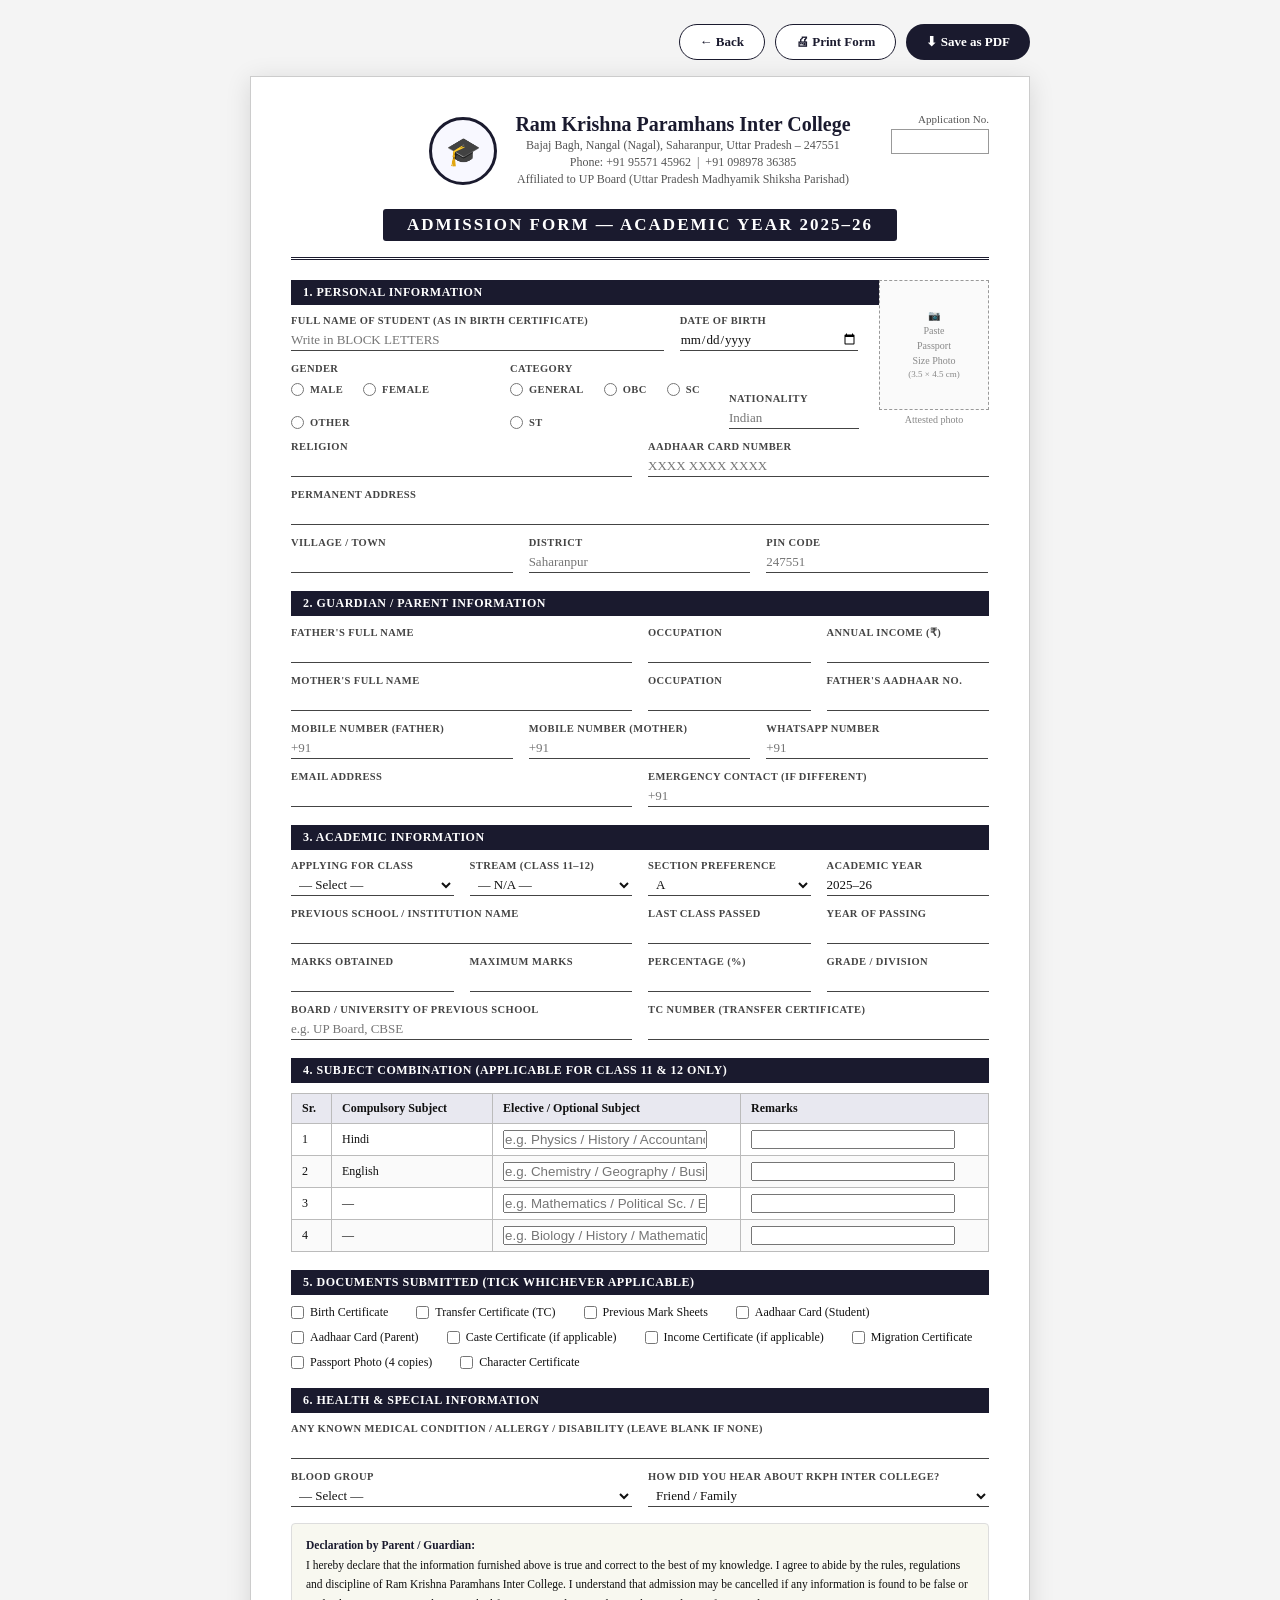
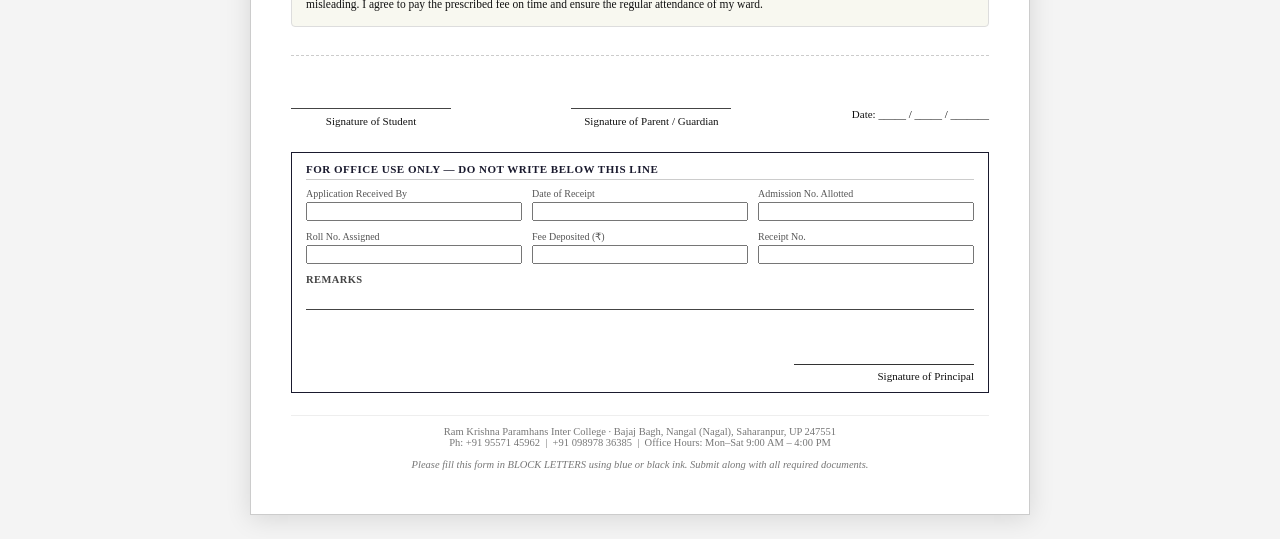
<file: admission_form.html>
<!DOCTYPE html>
<html lang="en">
<head>
<meta charset="UTF-8">
<meta name="viewport" content="width=device-width, initial-scale=1.0">
<title>Admission Form — Ram Krishna Paramhans Inter College</title>
<style>
  /* ── Print + Screen styles ── */
  * { margin:0; padding:0; box-sizing:border-box; }

  body {
    font-family: 'Times New Roman', serif;
    font-size: 13px;
    color: #111;
    background: #f4f4f4;
    padding: 24px;
  }

  .page {
    max-width: 780px;
    margin: 0 auto;
    background: #fff;
    border: 1px solid #ccc;
    padding: 36px 40px 44px;
    box-shadow: 0 4px 24px rgba(0,0,0,0.12);
  }

  /* ── Header ── */
  .form-header {
    text-align: center;
    border-bottom: 3px double #1a1a2e;
    padding-bottom: 16px;
    margin-bottom: 20px;
    position: relative;
  }
  .form-header .logo-row {
    display: flex;
    align-items: center;
    justify-content: center;
    gap: 18px;
    margin-bottom: 8px;
  }
  .logo-circle {
    width: 68px; height: 68px;
    border: 3px solid #1a1a2e;
    border-radius: 50%;
    display: flex; align-items: center; justify-content: center;
    font-size: 28px; flex-shrink: 0;
    background: #f8f8ff;
  }
  .form-header h1 { font-size: 20px; color: #1a1a2e; margin-bottom: 2px; }
  .form-header h2 { font-size: 12px; font-weight: normal; color: #555; margin-bottom: 2px; }
  .form-title {
    font-size: 17px; font-weight: bold; text-transform: uppercase;
    letter-spacing: 2px; color: #1a1a2e; margin-top: 12px;
    background: #1a1a2e; color: #fff; padding: 6px 24px; display: inline-block;
    border-radius: 3px;
  }
  .app-no-row {
    position: absolute; right: 0; top: 0;
    text-align: right; font-size: 11px; color: #555;
  }
  .app-no-row .box {
    border: 1px solid #999; padding: 4px 30px; font-size: 12px;
    margin-top: 4px; display: inline-block;
  }
  /* ── Photo box ── */
  .photo-instruction {
    float: right; margin: 0 0 12px 20px;
    text-align: center;
  }
  .photo-box {
    width: 110px; height: 130px;
    border: 1.5px dashed #999;
    display: flex; flex-direction: column;
    align-items: center; justify-content: center;
    font-size: 10px; color: #888; line-height: 1.5;
    background: #fafafa;
  }
  .photo-box span { font-size: 9px; }

  /* ── Sections ── */
  .section-title {
    background: #1a1a2e; color: #fff;
    padding: 5px 12px; font-size: 12px; font-weight: bold;
    letter-spacing: 0.5px; margin: 18px 0 10px;
    text-transform: uppercase;
  }

  /* ── Field rows ── */
  .field-row {
    display: flex; align-items: flex-end;
    gap: 16px; margin-bottom: 12px; flex-wrap: wrap;
  }
  .field { display: flex; flex-direction: column; gap: 3px; }
  .field label {
    font-size: 10.5px; color: #444; font-weight: bold;
    text-transform: uppercase; letter-spacing: 0.4px;
  }
  .field .line {
    border: none; border-bottom: 1.2px solid #444;
    height: 22px; outline: none;
    font-family: inherit; font-size: 13px;
    background: transparent; color: #111;
    min-width: 80px;
  }
  .field .line:focus { border-bottom-color: #1a1a2e; }

  .w-full { width: 100%; }
  .w-half { width: calc(50% - 8px); }
  .w-third { width: calc(33.33% - 11px); }
  .w-quarter { width: calc(25% - 12px); }
  .w-two-third { width: calc(66.66% - 6px); }

  /* ── Checkbox rows ── */
  .check-row { display: flex; gap: 20px; align-items: center; flex-wrap: wrap; margin-bottom: 10px; }
  .check-label { display: flex; align-items: center; gap: 6px; font-size: 12px; cursor: pointer; }
  .check-label input[type="checkbox"] { width: 13px; height: 13px; accent-color: #1a1a2e; }
  .check-label input[type="radio"]    { width: 13px; height: 13px; accent-color: #1a1a2e; }

  /* ── Subject table ── */
  .subj-table { width: 100%; border-collapse: collapse; font-size: 12px; margin: 8px 0; }
  .subj-table th {
    background: #e8e8f0; padding: 7px 10px;
    text-align: left; border: 1px solid #bbb; font-weight: bold;
  }
  .subj-table td { padding: 6px 10px; border: 1px solid #bbb; }
  .subj-table tr:nth-child(even) td { background: #fafafa; }

  /* ── Declaration ── */
  .declaration {
    background: #f8f8f0; border: 1px solid #ddd; padding: 12px 14px;
    border-radius: 4px; font-size: 11.5px; line-height: 1.7; margin-top: 16px;
  }
  .declaration strong { color: #1a1a2e; }

  /* ── Signatures ── */
  .sig-row {
    display: flex; justify-content: space-between;
    margin-top: 28px; padding-top: 12px;
    border-top: 1px dashed #ccc;
  }
  .sig-block { text-align: center; }
  .sig-line { border-top: 1.2px solid #444; width: 160px; margin: 0 auto 5px; padding-top: 6px; font-size: 11px; }

  /* ── Office use ── */
  .office-use {
    border: 1.5px solid #1a1a2e; margin-top: 20px; padding: 10px 14px;
  }
  .office-use-title {
    font-weight: bold; font-size: 11px; text-transform: uppercase;
    letter-spacing: 0.5px; color: #1a1a2e; margin-bottom: 8px;
    border-bottom: 1px solid #ccc; padding-bottom: 4px;
  }
  .office-grid { display: grid; grid-template-columns: repeat(3,1fr); gap: 10px; }
  .office-field label { font-size: 10px; color: #555; display: block; margin-bottom: 3px; }
  .office-field .line { width: 100%; }

  /* ── Footer note ── */
  .form-footer {
    margin-top: 22px; text-align: center;
    font-size: 10.5px; color: #777; border-top: 1px solid #eee; padding-top: 10px;
  }

  /* ── Print ── */
  @media print {
    body { background: #fff; padding: 0; font-size: 12px; }
    .page { box-shadow: none; border: none; padding: 20px 24px; max-width: 100%; }
    .no-print { display: none !important; }
    .field .line { -webkit-print-color-adjust: exact; print-color-adjust: exact; }
    .section-title { -webkit-print-color-adjust: exact; print-color-adjust: exact; }
  }

  /* ── Screen-only controls ── */
  .top-controls {
    max-width: 780px; margin: 0 auto 16px;
    display: flex; gap: 10px; justify-content: flex-end;
  }
  .ctrl-btn {
    padding: 9px 20px; border-radius: 999px; border: none; cursor: pointer;
    font-family: inherit; font-size: 13px; font-weight: 600;
    display: inline-flex; align-items: center; gap: 7px; transition: all 0.2s;
  }
  .ctrl-btn.primary { background: #1a1a2e; color: #fff; }
  .ctrl-btn.primary:hover { background: #2c2c50; transform: translateY(-1px); }
  .ctrl-btn.secondary { background: #fff; color: #1a1a2e; border: 1.5px solid #1a1a2e; }
  .ctrl-btn.secondary:hover { background: #f0f0ff; }
</style>
</head>
<body>

<!-- Screen controls -->
<div class="top-controls no-print">
  <button class="ctrl-btn secondary" onclick="window.history.back()">&#8592; Back</button>
  <button class="ctrl-btn secondary" onclick="window.print()">🖨 Print Form</button>
  <button class="ctrl-btn primary" onclick="window.print()">⬇ Save as PDF</button>
</div>

<div class="page">

  <!-- Header -->
  <div class="form-header">
    <div class="app-no-row">
      Application No.<br>
      <span class="box">&nbsp;&nbsp;&nbsp;&nbsp;&nbsp;&nbsp;&nbsp;&nbsp;&nbsp;&nbsp;&nbsp;&nbsp;</span>
    </div>
    <div class="logo-row">
      <div class="logo-circle">🎓</div>
      <div>
        <h1>Ram Krishna Paramhans Inter College</h1>
        <h2>Bajaj Bagh, Nangal (Nagal), Saharanpur, Uttar Pradesh – 247551</h2>
        <h2>Phone: +91 95571 45962 &nbsp;|&nbsp; +91 098978 36385</h2>
        <h2>Affiliated to UP Board (Uttar Pradesh Madhyamik Shiksha Parishad)</h2>
      </div>
    </div>
    <div class="form-title">Admission Form — Academic Year 2025–26</div>
  </div>

  <!-- Photo -->
  <div class="photo-instruction">
    <div class="photo-box">
      📷<br>Paste<br>Passport<br>Size Photo<br><span>(3.5 × 4.5 cm)</span>
    </div>
    <div style="font-size:10px;color:#888;margin-top:4px">Attested photo</div>
  </div>

  <!-- Section 1: Personal Information -->
  <div class="section-title">1. Personal Information</div>

  <div class="field-row">
    <div class="field w-two-third">
      <label>Full Name of Student (as in birth certificate)</label>
      <input type="text" class="line" placeholder="Write in BLOCK LETTERS">
    </div>
    <div class="field w-third">
      <label>Date of Birth</label>
      <input type="date" class="line" style="width:100%">
    </div>
  </div>

  <div class="field-row">
    <div class="field" style="flex:1">
      <label>Gender</label>
      <div class="check-row" style="margin-top:6px;margin-bottom:0">
        <label class="check-label"><input type="radio" name="gender" value="male"> Male</label>
        <label class="check-label"><input type="radio" name="gender" value="female"> Female</label>
        <label class="check-label"><input type="radio" name="gender" value="other"> Other</label>
      </div>
    </div>
    <div class="field" style="flex:1">
      <label>Category</label>
      <div class="check-row" style="margin-top:6px;margin-bottom:0">
        <label class="check-label"><input type="radio" name="cat" value="general"> General</label>
        <label class="check-label"><input type="radio" name="cat" value="obc"> OBC</label>
        <label class="check-label"><input type="radio" name="cat" value="sc"> SC</label>
        <label class="check-label"><input type="radio" name="cat" value="st"> ST</label>
      </div>
    </div>
    <div class="field w-quarter">
      <label>Nationality</label>
      <input type="text" class="line" placeholder="Indian">
    </div>
  </div>

  <div class="field-row">
    <div class="field w-half">
      <label>Religion</label>
      <input type="text" class="line">
    </div>
    <div class="field w-half">
      <label>Aadhaar Card Number</label>
      <input type="text" class="line" placeholder="XXXX XXXX XXXX">
    </div>
  </div>

  <div class="field-row">
    <div class="field w-full">
      <label>Permanent Address</label>
      <input type="text" class="line">
    </div>
  </div>

  <div class="field-row">
    <div class="field w-third">
      <label>Village / Town</label>
      <input type="text" class="line">
    </div>
    <div class="field w-third">
      <label>District</label>
      <input type="text" class="line" placeholder="Saharanpur">
    </div>
    <div class="field w-third">
      <label>PIN Code</label>
      <input type="text" class="line" placeholder="247551">
    </div>
  </div>

  <!-- Section 2: Guardian Information -->
  <div class="section-title">2. Guardian / Parent Information</div>

  <div class="field-row">
    <div class="field w-half">
      <label>Father's Full Name</label>
      <input type="text" class="line">
    </div>
    <div class="field w-quarter">
      <label>Occupation</label>
      <input type="text" class="line">
    </div>
    <div class="field w-quarter">
      <label>Annual Income (₹)</label>
      <input type="text" class="line">
    </div>
  </div>

  <div class="field-row">
    <div class="field w-half">
      <label>Mother's Full Name</label>
      <input type="text" class="line">
    </div>
    <div class="field w-quarter">
      <label>Occupation</label>
      <input type="text" class="line">
    </div>
    <div class="field w-quarter">
      <label>Father's Aadhaar No.</label>
      <input type="text" class="line">
    </div>
  </div>

  <div class="field-row">
    <div class="field w-third">
      <label>Mobile Number (Father)</label>
      <input type="text" class="line" placeholder="+91">
    </div>
    <div class="field w-third">
      <label>Mobile Number (Mother)</label>
      <input type="text" class="line" placeholder="+91">
    </div>
    <div class="field w-third">
      <label>WhatsApp Number</label>
      <input type="text" class="line" placeholder="+91">
    </div>
  </div>

  <div class="field-row">
    <div class="field w-half">
      <label>Email Address</label>
      <input type="text" class="line">
    </div>
    <div class="field w-half">
      <label>Emergency Contact (if different)</label>
      <input type="text" class="line" placeholder="+91">
    </div>
  </div>

  <!-- Section 3: Academic Information -->
  <div class="section-title">3. Academic Information</div>

  <div class="field-row">
    <div class="field w-quarter">
      <label>Applying for Class</label>
      <select class="line" style="height:22px;padding:0 4px">
        <option value="">— Select —</option>
        <option>Class 6</option>
        <option>Class 7</option>
        <option>Class 8</option>
        <option>Class 9</option>
        <option>Class 10</option>
        <option>Class 11</option>
        <option>Class 12</option>
      </select>
    </div>
    <div class="field w-quarter">
      <label>Stream (Class 11–12)</label>
      <select class="line" style="height:22px;padding:0 4px">
        <option value="">— N/A —</option>
        <option>Science (PCM)</option>
        <option>Science (PCB)</option>
        <option>Arts</option>
        <option>Commerce</option>
      </select>
    </div>
    <div class="field w-quarter">
      <label>Section Preference</label>
      <select class="line" style="height:22px;padding:0 4px">
        <option>A</option>
        <option>B</option>
        <option>No Preference</option>
      </select>
    </div>
    <div class="field w-quarter">
      <label>Academic Year</label>
      <input type="text" class="line" value="2025–26" readonly>
    </div>
  </div>

  <div class="field-row">
    <div class="field w-half">
      <label>Previous School / Institution Name</label>
      <input type="text" class="line">
    </div>
    <div class="field w-quarter">
      <label>Last Class Passed</label>
      <input type="text" class="line">
    </div>
    <div class="field w-quarter">
      <label>Year of Passing</label>
      <input type="text" class="line">
    </div>
  </div>

  <div class="field-row">
    <div class="field w-quarter">
      <label>Marks Obtained</label>
      <input type="text" class="line">
    </div>
    <div class="field w-quarter">
      <label>Maximum Marks</label>
      <input type="text" class="line">
    </div>
    <div class="field w-quarter">
      <label>Percentage (%)</label>
      <input type="text" class="line">
    </div>
    <div class="field w-quarter">
      <label>Grade / Division</label>
      <input type="text" class="line">
    </div>
  </div>

  <div class="field-row">
    <div class="field w-half">
      <label>Board / University of Previous School</label>
      <input type="text" class="line" placeholder="e.g. UP Board, CBSE">
    </div>
    <div class="field w-half">
      <label>TC Number (Transfer Certificate)</label>
      <input type="text" class="line">
    </div>
  </div>

  <!-- Section 4: Subject Details (Class 11–12) -->
  <div class="section-title">4. Subject Combination (Applicable for Class 11 &amp; 12 only)</div>

  <table class="subj-table">
    <thead>
      <tr>
        <th style="width:40px">Sr.</th>
        <th>Compulsory Subject</th>
        <th>Elective / Optional Subject</th>
        <th>Remarks</th>
      </tr>
    </thead>
    <tbody>
      <tr><td>1</td><td>Hindi</td><td><input type="text" class="line" style="width:90%" placeholder="e.g. Physics / History / Accountancy"></td><td><input type="text" class="line" style="width:90%"></td></tr>
      <tr><td>2</td><td>English</td><td><input type="text" class="line" style="width:90%" placeholder="e.g. Chemistry / Geography / Business Studies"></td><td><input type="text" class="line" style="width:90%"></td></tr>
      <tr><td>3</td><td>—</td><td><input type="text" class="line" style="width:90%" placeholder="e.g. Mathematics / Political Sc. / Economics"></td><td><input type="text" class="line" style="width:90%"></td></tr>
      <tr><td>4</td><td>—</td><td><input type="text" class="line" style="width:90%" placeholder="e.g. Biology / History / Mathematics"></td><td><input type="text" class="line" style="width:90%"></td></tr>
    </tbody>
  </table>

  <!-- Section 5: Documents Submitted -->
  <div class="section-title">5. Documents Submitted (Tick whichever applicable)</div>

  <div class="check-row" style="flex-wrap:wrap;gap:10px 28px">
    <label class="check-label"><input type="checkbox"> Birth Certificate</label>
    <label class="check-label"><input type="checkbox"> Transfer Certificate (TC)</label>
    <label class="check-label"><input type="checkbox"> Previous Mark Sheets</label>
    <label class="check-label"><input type="checkbox"> Aadhaar Card (Student)</label>
    <label class="check-label"><input type="checkbox"> Aadhaar Card (Parent)</label>
    <label class="check-label"><input type="checkbox"> Caste Certificate (if applicable)</label>
    <label class="check-label"><input type="checkbox"> Income Certificate (if applicable)</label>
    <label class="check-label"><input type="checkbox"> Migration Certificate</label>
    <label class="check-label"><input type="checkbox"> Passport Photo (4 copies)</label>
    <label class="check-label"><input type="checkbox"> Character Certificate</label>
  </div>

  <!-- Section 6: Medical / Special Needs -->
  <div class="section-title">6. Health &amp; Special Information</div>

  <div class="field-row">
    <div class="field w-full">
      <label>Any known medical condition / allergy / disability (leave blank if none)</label>
      <input type="text" class="line">
    </div>
  </div>
  <div class="field-row">
    <div class="field w-half">
      <label>Blood Group</label>
      <select class="line" style="height:22px;padding:0 4px">
        <option value="">— Select —</option>
        <option>A+</option><option>A−</option><option>B+</option><option>B−</option>
        <option>AB+</option><option>AB−</option><option>O+</option><option>O−</option>
      </select>
    </div>
    <div class="field w-half">
      <label>How did you hear about RKPH Inter College?</label>
      <select class="line" style="height:22px;padding:0 4px">
        <option>Friend / Family</option>
        <option>Social Media</option>
        <option>School Notice</option>
        <option>Newspaper</option>
        <option>Other</option>
      </select>
    </div>
  </div>

  <!-- Declaration -->
  <div class="declaration">
    <strong>Declaration by Parent / Guardian:</strong><br>
    I hereby declare that the information furnished above is true and correct to the best of my knowledge. I agree to abide by the rules, regulations and discipline of Ram Krishna Paramhans Inter College. I understand that admission may be cancelled if any information is found to be false or misleading. I agree to pay the prescribed fee on time and ensure the regular attendance of my ward.
  </div>

  <!-- Signatures -->
  <div class="sig-row">
    <div class="sig-block">
      <div style="height:40px"></div>
      <div class="sig-line">Signature of Student</div>
    </div>
    <div class="sig-block">
      <div style="height:40px"></div>
      <div class="sig-line">Signature of Parent / Guardian</div>
    </div>
    <div class="sig-block">
      <div style="height:40px"></div>
      <div style="font-size:11px">Date: _____ / _____ / _______</div>
    </div>
  </div>

  <!-- Office Use -->
  <div class="office-use">
    <div class="office-use-title">For Office Use Only — Do Not Write Below This Line</div>
    <div class="office-grid">
      <div class="office-field">
        <label>Application Received By</label>
        <input type="text" class="line">
      </div>
      <div class="office-field">
        <label>Date of Receipt</label>
        <input type="text" class="line">
      </div>
      <div class="office-field">
        <label>Admission No. Allotted</label>
        <input type="text" class="line">
      </div>
      <div class="office-field">
        <label>Roll No. Assigned</label>
        <input type="text" class="line">
      </div>
      <div class="office-field">
        <label>Fee Deposited (₹)</label>
        <input type="text" class="line">
      </div>
      <div class="office-field">
        <label>Receipt No.</label>
        <input type="text" class="line">
      </div>
    </div>
    <div class="field-row" style="margin-top:10px">
      <div class="field" style="flex:1">
        <label>Remarks</label>
        <input type="text" class="line">
      </div>
    </div>
    <div style="text-align:right;margin-top:18px;font-size:11px">
      <div style="height:36px"></div>
      <div style="border-top:1px solid #333;display:inline-block;width:180px;padding-top:5px">Signature of Principal</div>
    </div>
  </div>

  <div class="form-footer">
    Ram Krishna Paramhans Inter College · Bajaj Bagh, Nangal (Nagal), Saharanpur, UP 247551<br>
    Ph: +91 95571 45962 &nbsp;|&nbsp; +91 098978 36385 &nbsp;|&nbsp;
    Office Hours: Mon–Sat 9:00 AM – 4:00 PM<br><br>
    <em>Please fill this form in BLOCK LETTERS using blue or black ink. Submit along with all required documents.</em>
  </div>

</div><!-- /page -->
</body>
</html>
</file>
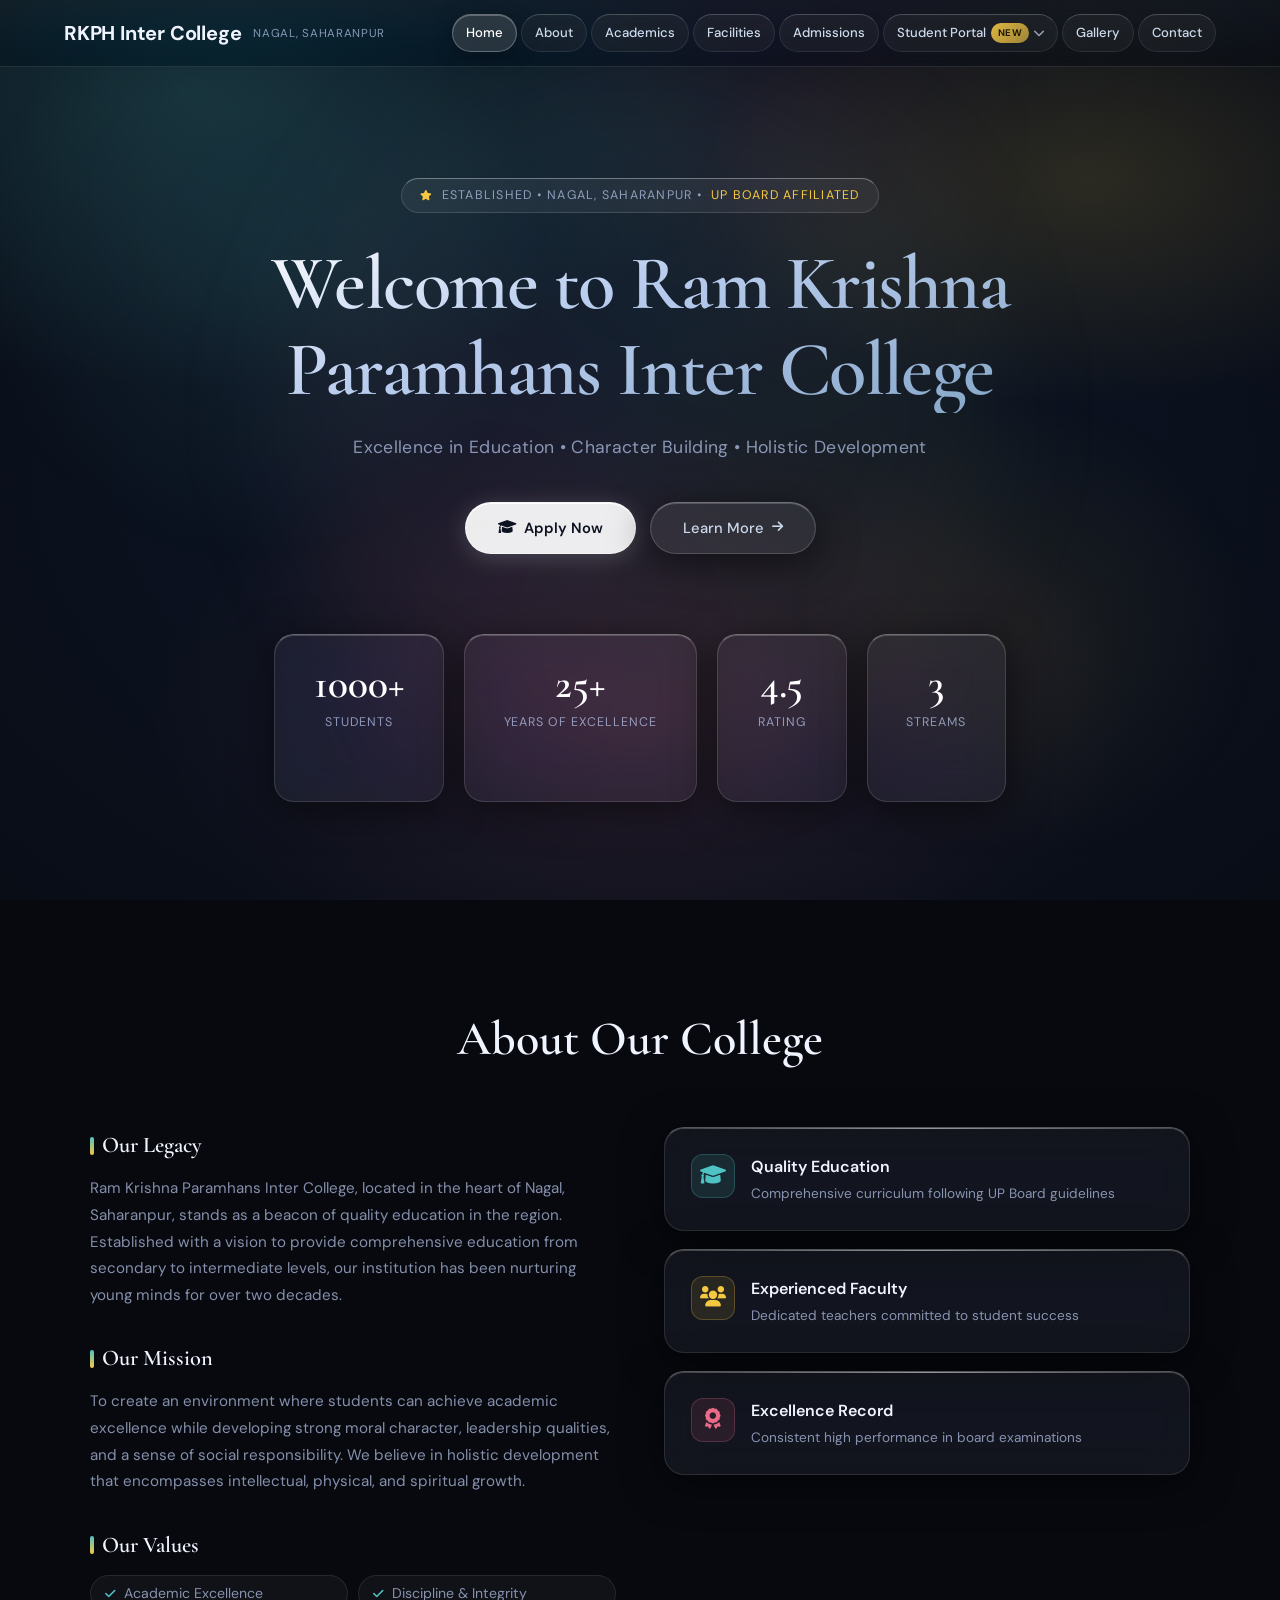
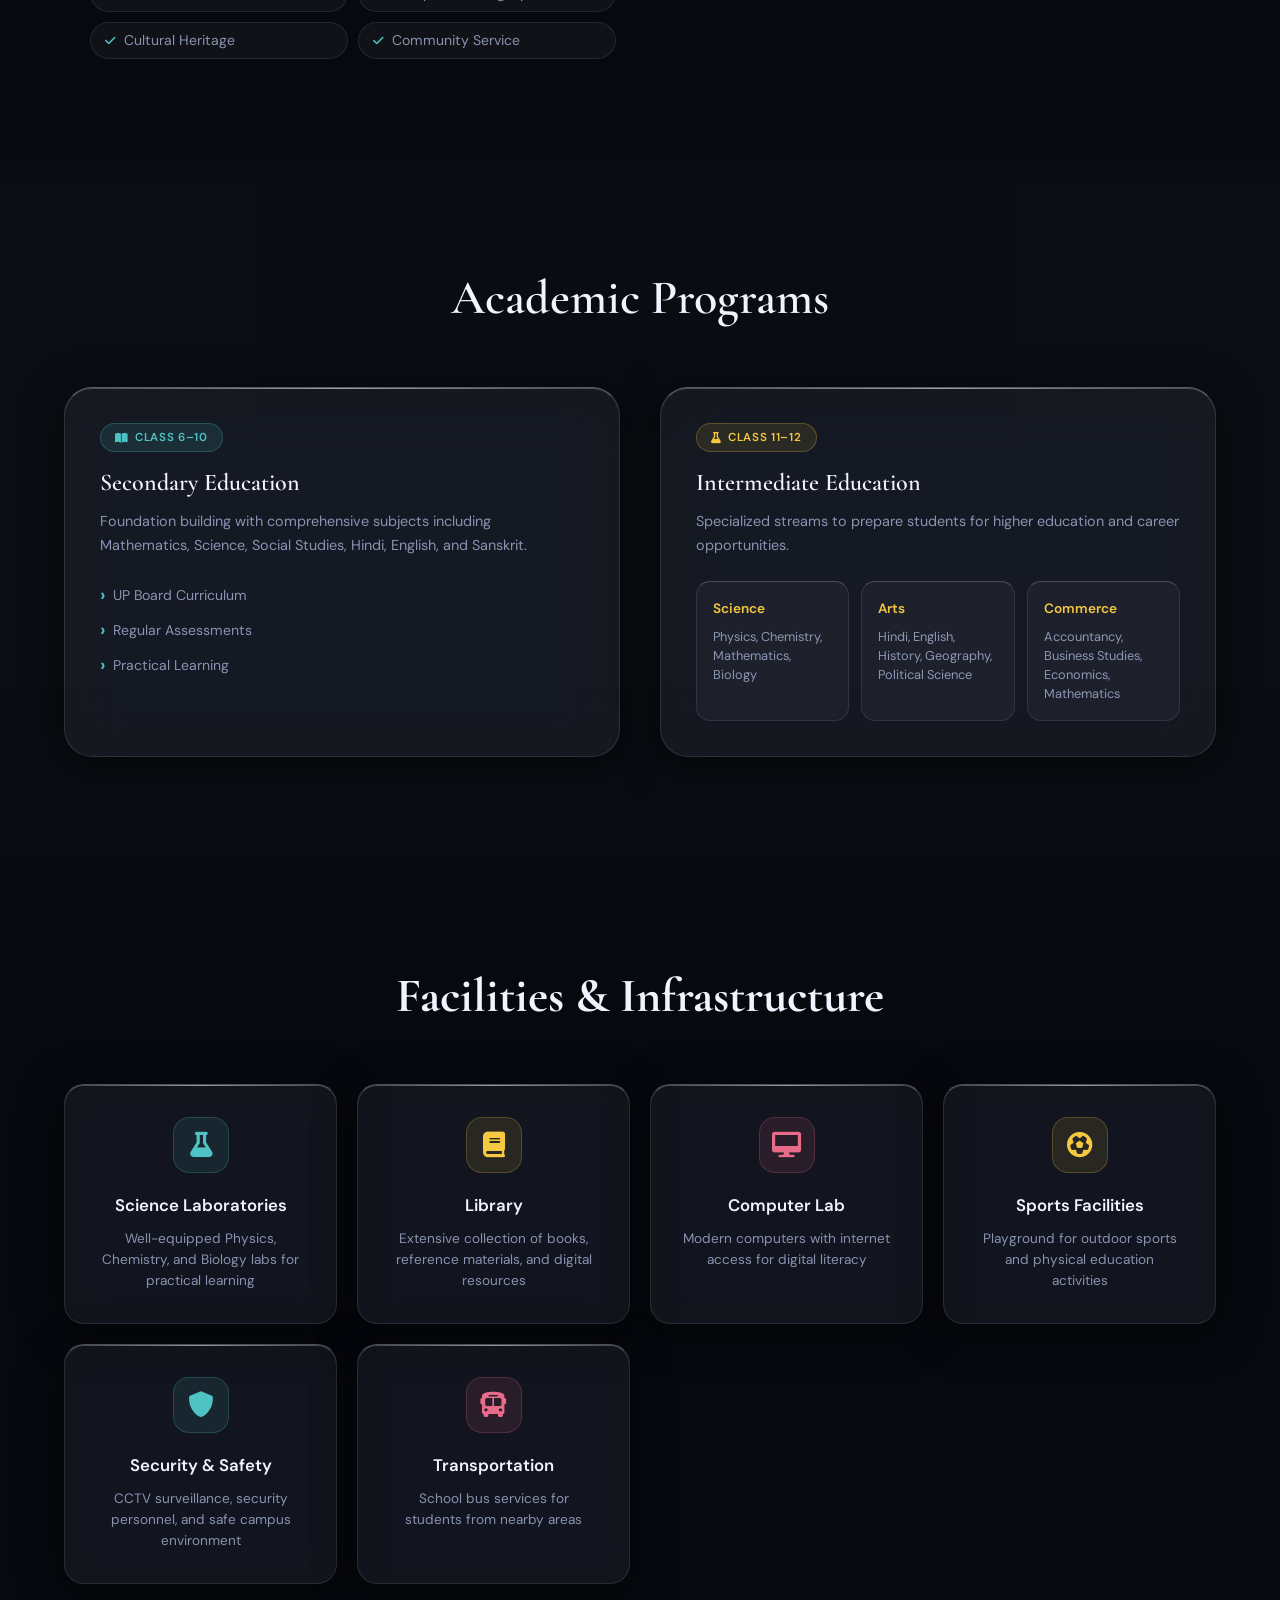
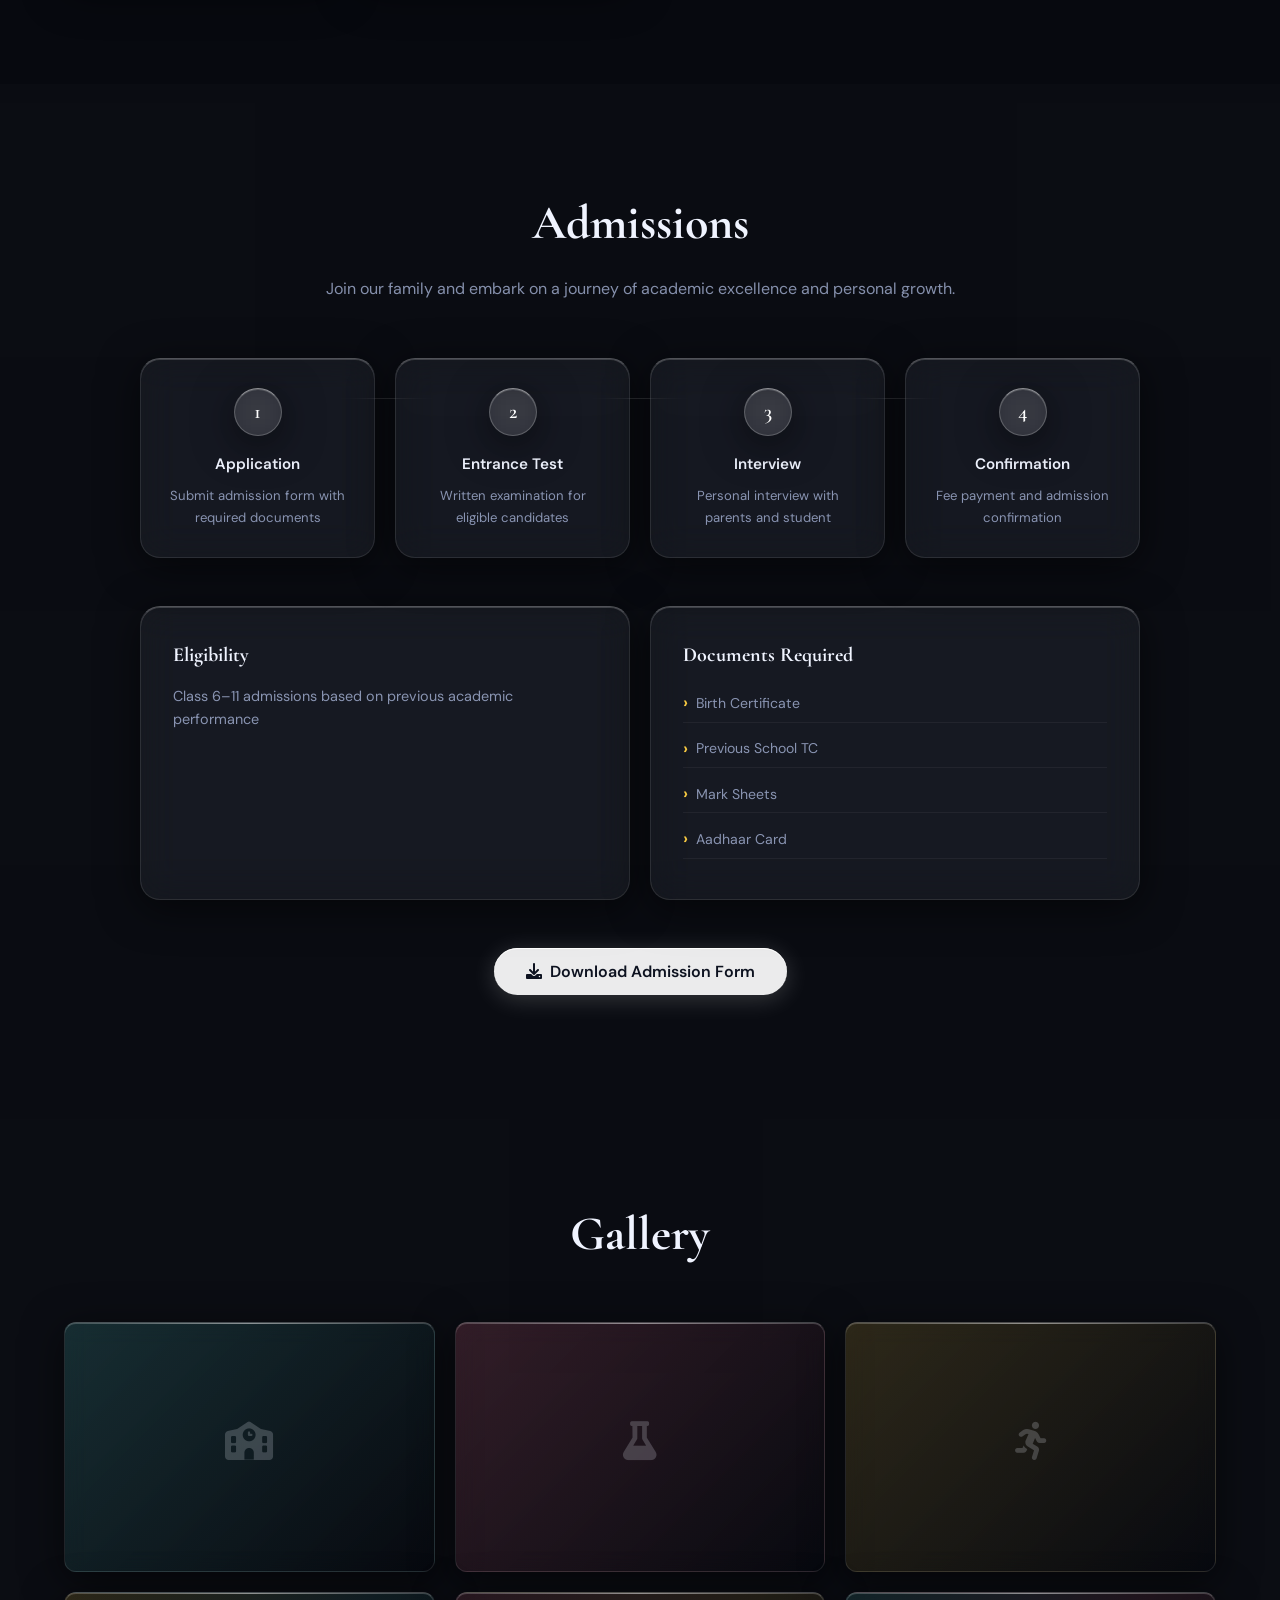
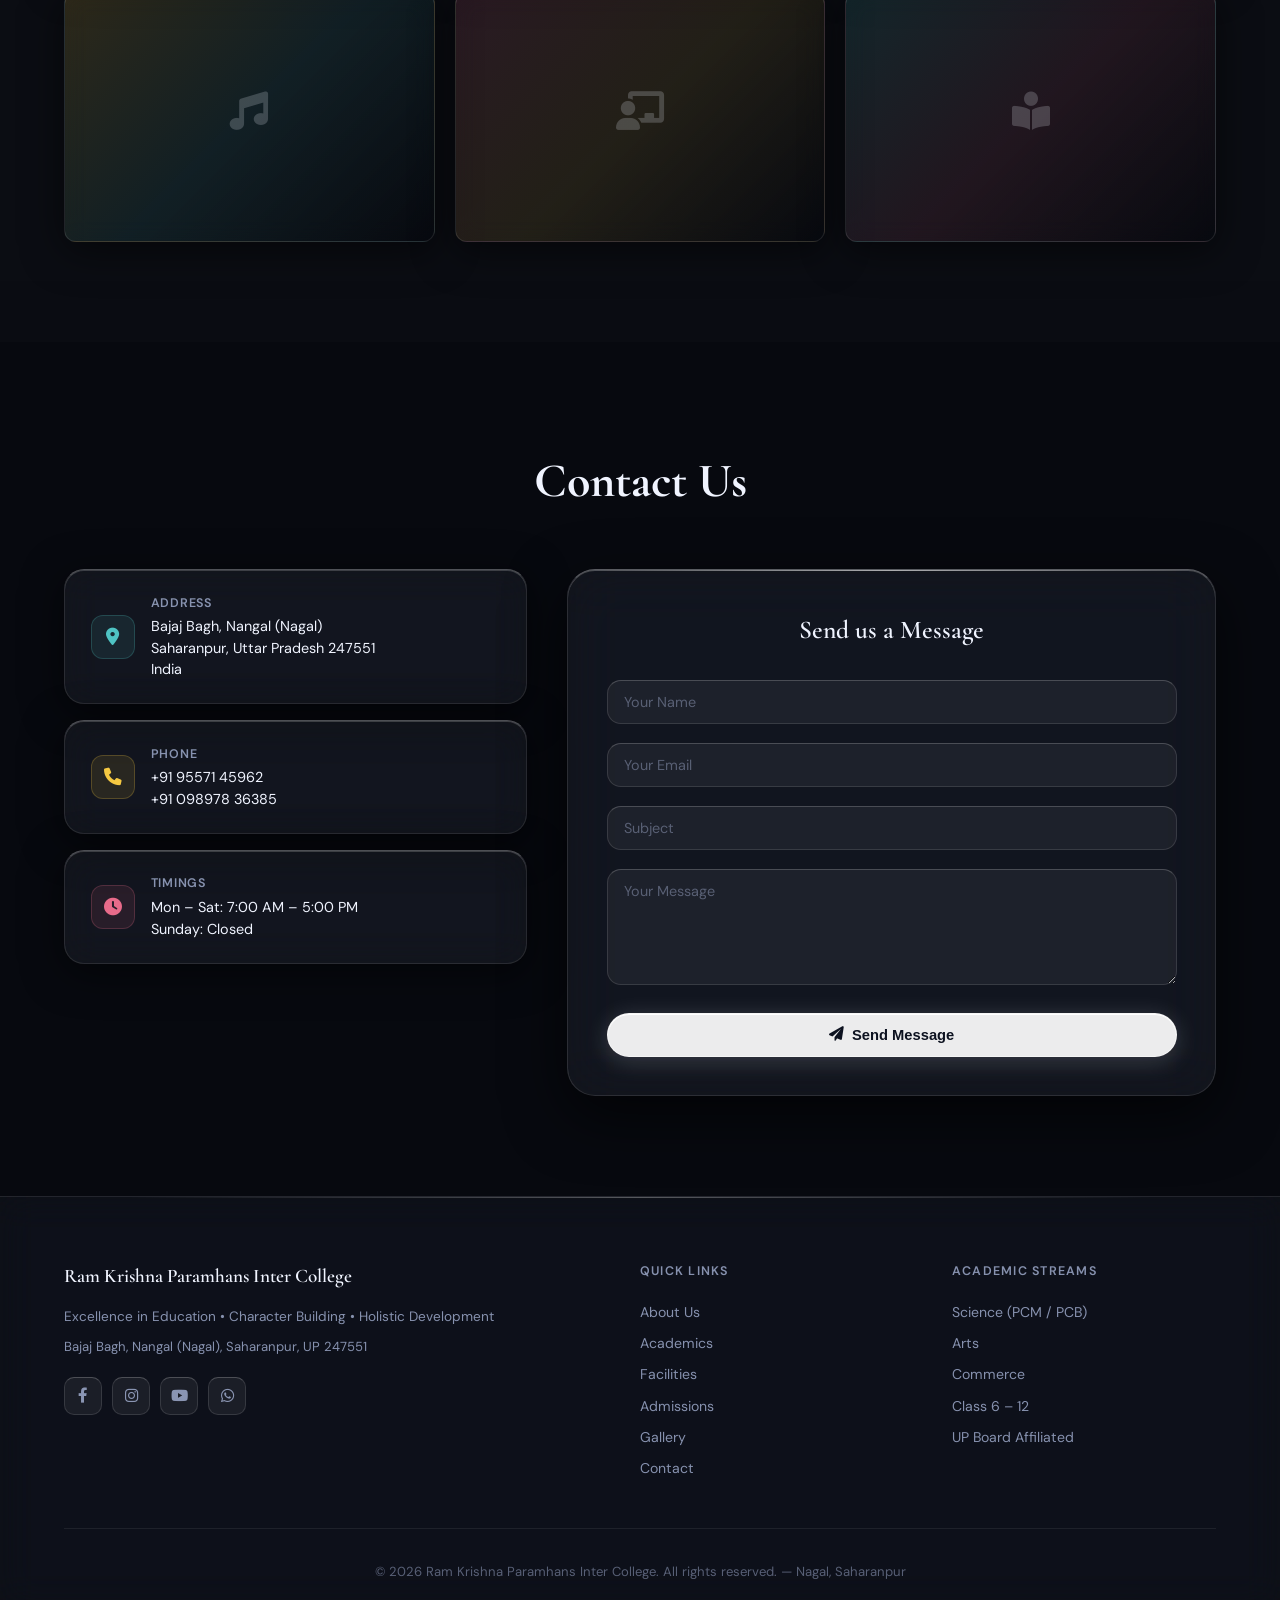
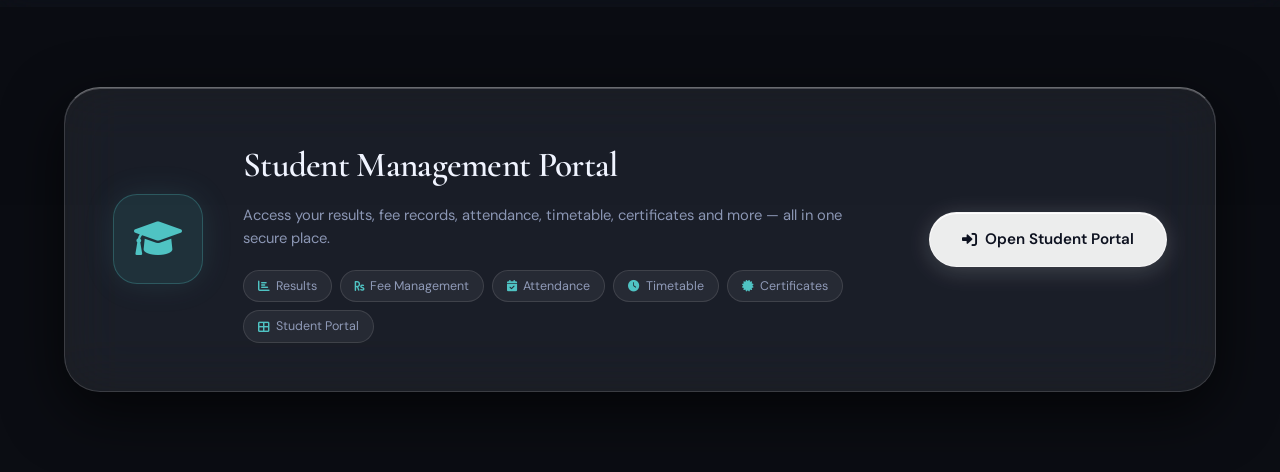
<file: rkph_college.html>
<!DOCTYPE html>
<html lang="en">
<head>
    <meta charset="UTF-8">
    <meta name="viewport" content="width=device-width, initial-scale=1.0">
    <title>Ram Krishna Paramhans Inter College - Excellence in Education</title>
    <link rel="stylesheet" href="rkph_style.css">
    <link href="https://fonts.googleapis.com/css2?family=Cormorant+Garamond:wght@300;400;500;600;700&family=DM+Sans:ital,opsz,wght@0,9..40,300;0,9..40,400;0,9..40,500;0,9..40,600;1,9..40,400&display=swap" rel="stylesheet">
    <link rel="stylesheet" href="https://cdnjs.cloudflare.com/ajax/libs/font-awesome/6.0.0/css/all.min.css">
</head>
<body>
    <!-- Header -->
    <header class="glass-header" id="pageHeader">
        <div class="header-main">
            <div class="container">
                <div class="logo">
                    <h1>RKPH Inter College</h1>
                    <p>Nagal, Saharanpur</p>
                </div>
                <nav class="nav-menu">
                    <ul>
                        <li><a href="#home">Home</a></li>
                        <li><a href="#about">About</a></li>
                        <li><a href="#academics">Academics</a></li>
                        <li><a href="#facilities">Facilities</a></li>
                        <li><a href="#admissions">Admissions</a></li>
                        <li class="dropdown">
                            <a href="student_portal.html" class="dropdown-toggle">Student Portal <span class="badge">New</span> <i class="fas fa-chevron-down"></i></a>
                            <ul class="dropdown-menu">
                                <li><a href="student_portal.html#login"><i class="fas fa-sign-in-alt"></i> Student Login</a></li>
                                <li><a href="student_portal.html#results"><i class="fas fa-chart-bar"></i> Results</a></li>
                                <li><a href="student_portal.html#fees"><i class="fas fa-rupee-sign"></i> Fee Management</a></li>
                                <li><a href="student_portal.html#attendance"><i class="fas fa-calendar-check"></i> Attendance</a></li>
                                <li><a href="student_portal.html#portal"><i class="fas fa-th-large"></i> Student Portal</a></li>
                                <li><a href="student_portal.html#certificates"><i class="fas fa-certificate"></i> Certificates</a></li>
                                <li><a href="student_portal.html#timetable"><i class="fas fa-clock"></i> Time Table</a></li>
                            </ul>
                        </li>
                        <li><a href="#gallery">Gallery</a></li>
                        <li><a href="#contact">Contact</a></li>
                    </ul>
                </nav>
                <div class="menu-toggle">
                    <span></span>
                    <span></span>
                    <span></span>
                </div>
            </div>
        </div>
    </header>

    <!-- Hero Section -->
    <section id="home" class="hero">
        <div class="hero-content">
            <div class="hero-eyebrow">
                <i class="fas fa-star" style="font-size:0.65rem;color:var(--accent-amber)"></i>
                Established &bull; Nagal, Saharanpur &bull; <span>UP Board Affiliated</span>
            </div>
            <h2>Welcome to Ram Krishna Paramhans Inter College</h2>
            <p>Excellence in Education &bull; Character Building &bull; Holistic Development</p>
            <div class="hero-buttons">
                <a href="#admissions" class="btn-primary"><i class="fas fa-graduation-cap"></i> Apply Now</a>
                <a href="#about" class="btn-secondary">Learn More <i class="fas fa-arrow-right" style="font-size:0.8rem"></i></a>
            </div>
        </div>
        <div class="hero-stats">
            <div class="stat-card">
                <h3>1000+</h3>
                <p>Students</p>
            </div>
            <div class="stat-card">
                <h3>25+</h3>
                <p>Years of Excellence</p>
            </div>
            <div class="stat-card">
                <h3>4.5</h3>
                <p>Rating</p>
            </div>
            <div class="stat-card">
                <h3>3</h3>
                <p>Streams</p>
            </div>
        </div>
    </section>

    <!-- About Section -->
    <section id="about" class="about">
        <div class="container">
            <div class="about-content">
                <h2>About Our College</h2>
                <div class="about-grid">
                    <div class="about-text">
                        <h3>Our Legacy</h3>
                        <p>Ram Krishna Paramhans Inter College, located in the heart of Nagal, Saharanpur, stands as a beacon of quality education in the region. Established with a vision to provide comprehensive education from secondary to intermediate levels, our institution has been nurturing young minds for over two decades.</p>

                        <h3>Our Mission</h3>
                        <p>To create an environment where students can achieve academic excellence while developing strong moral character, leadership qualities, and a sense of social responsibility. We believe in holistic development that encompasses intellectual, physical, and spiritual growth.</p>

                        <h3>Our Values</h3>
                        <ul>
                            <li><i class="fas fa-check"></i> Academic Excellence</li>
                            <li><i class="fas fa-check"></i> Discipline &amp; Integrity</li>
                            <li><i class="fas fa-check"></i> Cultural Heritage</li>
                            <li><i class="fas fa-check"></i> Community Service</li>
                        </ul>
                    </div>
                    <div class="about-features">
                        <div class="feature-card">
                            <div class="icon-wrap"><i class="fas fa-graduation-cap"></i></div>
                            <div>
                                <h4>Quality Education</h4>
                                <p>Comprehensive curriculum following UP Board guidelines</p>
                            </div>
                        </div>
                        <div class="feature-card">
                            <div class="icon-wrap"><i class="fas fa-users"></i></div>
                            <div>
                                <h4>Experienced Faculty</h4>
                                <p>Dedicated teachers committed to student success</p>
                            </div>
                        </div>
                        <div class="feature-card">
                            <div class="icon-wrap"><i class="fas fa-award"></i></div>
                            <div>
                                <h4>Excellence Record</h4>
                                <p>Consistent high performance in board examinations</p>
                            </div>
                        </div>
                    </div>
                </div>
            </div>
        </div>
    </section>

    <!-- Academics Section -->
    <section id="academics" class="academics">
        <div class="container">
            <h2>Academic Programs</h2>
            <div class="academics-grid">
                <div class="academic-card">
                    <div class="academic-card-badge"><i class="fas fa-book-open" style="font-size:0.7rem"></i> Class 6–10</div>
                    <h3>Secondary Education</h3>
                    <p>Foundation building with comprehensive subjects including Mathematics, Science, Social Studies, Hindi, English, and Sanskrit.</p>
                    <ul>
                        <li>UP Board Curriculum</li>
                        <li>Regular Assessments</li>
                        <li>Practical Learning</li>
                    </ul>
                </div>
                <div class="academic-card">
                    <div class="academic-card-badge"><i class="fas fa-flask" style="font-size:0.7rem"></i> Class 11–12</div>
                    <h3>Intermediate Education</h3>
                    <p>Specialized streams to prepare students for higher education and career opportunities.</p>
                    <div class="streams">
                        <div class="stream">
                            <h4>Science</h4>
                            <p>Physics, Chemistry, Mathematics, Biology</p>
                        </div>
                        <div class="stream">
                            <h4>Arts</h4>
                            <p>Hindi, English, History, Geography, Political Science</p>
                        </div>
                        <div class="stream">
                            <h4>Commerce</h4>
                            <p>Accountancy, Business Studies, Economics, Mathematics</p>
                        </div>
                    </div>
                </div>
            </div>
        </div>
    </section>

    <!-- Facilities Section -->
    <section id="facilities" class="facilities">
        <div class="container">
            <h2>Facilities &amp; Infrastructure</h2>
            <div class="facilities-grid">
                <div class="facility-card">
                    <div class="facility-icon"><i class="fas fa-flask"></i></div>
                    <h3>Science Laboratories</h3>
                    <p>Well-equipped Physics, Chemistry, and Biology labs for practical learning</p>
                </div>
                <div class="facility-card">
                    <div class="facility-icon"><i class="fas fa-book"></i></div>
                    <h3>Library</h3>
                    <p>Extensive collection of books, reference materials, and digital resources</p>
                </div>
                <div class="facility-card">
                    <div class="facility-icon"><i class="fas fa-desktop"></i></div>
                    <h3>Computer Lab</h3>
                    <p>Modern computers with internet access for digital literacy</p>
                </div>
                <div class="facility-card">
                    <div class="facility-icon"><i class="fas fa-futbol"></i></div>
                    <h3>Sports Facilities</h3>
                    <p>Playground for outdoor sports and physical education activities</p>
                </div>
                <div class="facility-card">
                    <div class="facility-icon"><i class="fas fa-shield-alt"></i></div>
                    <h3>Security &amp; Safety</h3>
                    <p>CCTV surveillance, security personnel, and safe campus environment</p>
                </div>
                <div class="facility-card">
                    <div class="facility-icon"><i class="fas fa-bus"></i></div>
                    <h3>Transportation</h3>
                    <p>School bus services for students from nearby areas</p>
                </div>
            </div>
        </div>
    </section>

    <!-- Admissions Section -->
    <section id="admissions" class="admissions">
        <div class="container">
            <div class="admissions-content">
                <h2>Admissions</h2>
                <p>Join our family and embark on a journey of academic excellence and personal growth.</p>
                <div class="admission-process">
                    <div class="process-step">
                        <div class="step-number">1</div>
                        <h4>Application</h4>
                        <p>Submit admission form with required documents</p>
                    </div>
                    <div class="process-step">
                        <div class="step-number">2</div>
                        <h4>Entrance Test</h4>
                        <p>Written examination for eligible candidates</p>
                    </div>
                    <div class="process-step">
                        <div class="step-number">3</div>
                        <h4>Interview</h4>
                        <p>Personal interview with parents and student</p>
                    </div>
                    <div class="process-step">
                        <div class="step-number">4</div>
                        <h4>Confirmation</h4>
                        <p>Fee payment and admission confirmation</p>
                    </div>
                </div>
                <div class="admission-info">
                    <div class="info-card">
                        <h3>Eligibility</h3>
                        <p>Class 6–11 admissions based on previous academic performance</p>
                    </div>
                    <div class="info-card">
                        <h3>Documents Required</h3>
                        <ul>
                            <li>Birth Certificate</li>
                            <li>Previous School TC</li>
                            <li>Mark Sheets</li>
                            <li>Aadhaar Card</li>
                        </ul>
                    </div>
                </div>
                <button class="btn-primary" onclick="downloadAdmissionForm()" style="border:none;cursor:pointer;font-size:1rem;font-family:inherit"><i class="fas fa-download"></i> Download Admission Form</button>
            </div>
        </div>
    </section>

    <!-- Gallery Section -->
    <section id="gallery" class="gallery">
        <div class="container">
            <h2>Gallery</h2>
            <div class="gallery-grid">
                <div class="gallery-item">
                    <i class="fas fa-school gallery-icon"></i>
                    <div class="gallery-overlay"><h4>Campus View</h4></div>
                </div>
                <div class="gallery-item">
                    <i class="fas fa-flask gallery-icon"></i>
                    <div class="gallery-overlay"><h4>Science Lab</h4></div>
                </div>
                <div class="gallery-item">
                    <i class="fas fa-running gallery-icon"></i>
                    <div class="gallery-overlay"><h4>Sports Day</h4></div>
                </div>
                <div class="gallery-item">
                    <i class="fas fa-music gallery-icon"></i>
                    <div class="gallery-overlay"><h4>Annual Function</h4></div>
                </div>
                <div class="gallery-item">
                    <i class="fas fa-chalkboard-teacher gallery-icon"></i>
                    <div class="gallery-overlay"><h4>Classroom</h4></div>
                </div>
                <div class="gallery-item">
                    <i class="fas fa-book-reader gallery-icon"></i>
                    <div class="gallery-overlay"><h4>Library</h4></div>
                </div>
            </div>
        </div>
    </section>

    <!-- Contact Section -->
    <section id="contact" class="contact">
        <div class="container">
            <h2>Contact Us</h2>
            <div class="contact-content">
                <div class="contact-info">
                    <div class="info-card">
                        <div class="ci-icon"><i class="fas fa-map-marker-alt"></i></div>
                        <div>
                            <h3>Address</h3>
                            <p>Bajaj Bagh, Nangal (Nagal)<br>Saharanpur, Uttar Pradesh 247551<br>India</p>
                        </div>
                    </div>
                    <div class="info-card">
                        <div class="ci-icon"><i class="fas fa-phone"></i></div>
                        <div>
                            <h3>Phone</h3>
                            <p>+91 95571 45962<br>+91 098978 36385</p>
                        </div>
                    </div>
                    <div class="info-card">
                        <div class="ci-icon"><i class="fas fa-clock"></i></div>
                        <div>
                            <h3>Timings</h3>
                            <p>Mon – Sat: 7:00 AM – 5:00 PM<br>Sunday: Closed</p>
                        </div>
                    </div>
                </div>
                <div class="contact-form">
                    <h3>Send us a Message</h3>
                    <form>
                        <div class="form-group">
                            <input type="text" placeholder="Your Name" required>
                        </div>
                        <div class="form-group">
                            <input type="email" placeholder="Your Email" required>
                        </div>
                        <div class="form-group">
                            <input type="text" placeholder="Subject" required>
                        </div>
                        <div class="form-group">
                            <textarea placeholder="Your Message" rows="5" required></textarea>
                        </div>
                        <button type="submit" class="btn-primary"><i class="fas fa-paper-plane"></i> Send Message</button>
                    </form>
                </div>
            </div>
        </div>
    </section>

    <!-- Footer -->
    <footer class="footer">
        <div class="container">
            <div class="footer-content">
                <div class="footer-section">
                    <h3>Ram Krishna Paramhans Inter College</h3>
                    <p>Excellence in Education &bull; Character Building &bull; Holistic Development</p>
                    <p style="margin-top:0.5rem;font-size:0.82rem;">Bajaj Bagh, Nangal (Nagal), Saharanpur, UP 247551</p>
                    <div class="social-links">
                        <a href="#" aria-label="Facebook"><i class="fab fa-facebook-f"></i></a>
                        <a href="#" aria-label="Instagram"><i class="fab fa-instagram"></i></a>
                        <a href="#" aria-label="YouTube"><i class="fab fa-youtube"></i></a>
                        <a href="#" aria-label="WhatsApp"><i class="fab fa-whatsapp"></i></a>
                    </div>
                </div>
                <div class="footer-section">
                    <h4>Quick Links</h4>
                    <ul>
                        <li><a href="#about">About Us</a></li>
                        <li><a href="#academics">Academics</a></li>
                        <li><a href="#facilities">Facilities</a></li>
                        <li><a href="#admissions">Admissions</a></li>
                        <li><a href="#gallery">Gallery</a></li>
                        <li><a href="#contact">Contact</a></li>
                    </ul>
                </div>
                <div class="footer-section">
                    <h4>Academic Streams</h4>
                    <ul>
                        <li>Science (PCM / PCB)</li>
                        <li>Arts</li>
                        <li>Commerce</li>
                        <li>Class 6 – 12</li>
                        <li>UP Board Affiliated</li>
                    </ul>
                </div>
            </div>
            <div class="footer-bottom">
                <p>&copy; 2026 Ram Krishna Paramhans Inter College. All rights reserved. &mdash; Nagal, Saharanpur</p>
            </div>
        </div>
    </footer>


    <!-- Student Portal CTA -->
    <section id="student-portal-cta" class="portal-cta-section">
        <div class="container">
            <div class="portal-cta-card glass-strong">
                <div class="portal-cta-icon"><i class="fas fa-graduation-cap"></i></div>
                <div class="portal-cta-text">
                    <h2>Student Management Portal</h2>
                    <p>Access your results, fee records, attendance, timetable, certificates and more — all in one secure place.</p>
                    <div class="portal-cta-features">
                        <span><i class="fas fa-chart-bar"></i> Results</span>
                        <span><i class="fas fa-rupee-sign"></i> Fee Management</span>
                        <span><i class="fas fa-calendar-check"></i> Attendance</span>
                        <span><i class="fas fa-clock"></i> Timetable</span>
                        <span><i class="fas fa-certificate"></i> Certificates</span>
                        <span><i class="fas fa-th-large"></i> Student Portal</span>
                    </div>
                </div>
                <a href="student_portal.html" class="btn-primary portal-cta-btn">
                    <i class="fas fa-sign-in-alt"></i> Open Student Portal
                </a>
            </div>
        </div>
    </section>

    <!-- Anchor stubs so old nav links redirect gracefully -->
    <span id="login"></span>
    <span id="results"></span>
    <span id="fees"></span>
    <span id="attendance"></span>
    <span id="portal"></span>
    <span id="certificates"></span>
    <span id="timetable"></span>

    <script>
    document.addEventListener('DOMContentLoaded', function() {
        // Dropdown
        const dropdowns = document.querySelectorAll('.dropdown');
        dropdowns.forEach(dropdown => {
            const toggle = dropdown.querySelector('.dropdown-toggle');
            toggle.addEventListener('click', function(e) {
                e.preventDefault();
                const menu = dropdown.querySelector('.dropdown-menu');
                const isMobile = window.innerWidth <= 960;
                if (isMobile) {
                    menu.classList.toggle('active');
                } else {
                    const isVisible = menu.style.opacity === '1';
                    document.querySelectorAll('.dropdown-menu').forEach(m => {
                        m.style.opacity='0'; m.style.visibility='hidden';
                        m.style.transform='translateX(-50%) translateY(-8px) scale(0.96)';
                    });
                    if (!isVisible) {
                        menu.style.opacity='1'; menu.style.visibility='visible';
                        menu.style.transform='translateX(-50%) translateY(0) scale(1)';
                    }
                }
            });
        });
        document.addEventListener('click', function(e) {
            if (!e.target.closest('.dropdown') && window.innerWidth > 960) {
                document.querySelectorAll('.dropdown-menu').forEach(m => {
                    m.style.opacity='0'; m.style.visibility='hidden';
                    m.style.transform='translateX(-50%) translateY(-8px) scale(0.96)';
                });
            }
        });

        // Mobile menu
        const menuToggle = document.querySelector('.menu-toggle');
        const navMenu    = document.querySelector('.nav-menu');
        const header     = document.querySelector('.glass-header');
        if (menuToggle && navMenu) {
            menuToggle.addEventListener('click', function() {
                navMenu.classList.toggle('active');
                menuToggle.classList.toggle('active');
            });
        }

        // Scroll header
        window.addEventListener('scroll', () => {
            if (header) header.classList.toggle('scrolled', window.scrollY > 60);
        }, { passive: true });

        // Smooth scroll — portal links redirect to portal page
        document.querySelectorAll('a[href^="#"]').forEach(anchor => {
            anchor.addEventListener('click', function(e) {
                e.preventDefault();
                const href = this.getAttribute('href');
                const portalSections = ['#login','#results','#fees','#attendance','#portal','#certificates','#timetable'];
                if (portalSections.includes(href)) {
                    window.location.href = 'student_portal.html' + href;
                    return;
                }
                const target = document.querySelector(href);
                if (target) {
                    document.querySelectorAll('.nav-menu a').forEach(l => l.classList.remove('active'));
                    this.classList.add('active');
                    if (navMenu && navMenu.classList.contains('active')) {
                        navMenu.classList.remove('active');
                        menuToggle.classList.remove('active');
                    }
                    target.scrollIntoView({ behavior:'smooth', block:'start' });
                }
            });
        });

        // Active section observer
        const obs = new IntersectionObserver(entries => {
            entries.forEach(entry => {
                if (entry.isIntersecting) {
                    const id = entry.target.getAttribute('id');
                    document.querySelectorAll('.nav-menu a').forEach(l =>
                        l.classList.toggle('active', l.getAttribute('href') === '#' + id));
                }
            });
        }, { threshold: 0.25 });
        document.querySelectorAll('section[id]').forEach(s => obs.observe(s));
    });

    function downloadAdmissionForm() {
        const html = `<!DOCTYPE html>
<html lang="en">
<head>
<meta charset="UTF-8">
<meta name="viewport" content="width=device-width, initial-scale=1.0">
<title>Admission Form — Ram Krishna Paramhans Inter College</title>
<style>
  /* ── Print + Screen styles ── */
  * { margin:0; padding:0; box-sizing:border-box; }

  body {
    font-family: 'Times New Roman', serif;
    font-size: 13px;
    color: #111;
    background: #f4f4f4;
    padding: 24px;
  }

  .page {
    max-width: 780px;
    margin: 0 auto;
    background: #fff;
    border: 1px solid #ccc;
    padding: 36px 40px 44px;
    box-shadow: 0 4px 24px rgba(0,0,0,0.12);
  }

  /* ── Header ── */
  .form-header {
    text-align: center;
    border-bottom: 3px double #1a1a2e;
    padding-bottom: 16px;
    margin-bottom: 20px;
    position: relative;
  }
  .form-header .logo-row {
    display: flex;
    align-items: center;
    justify-content: center;
    gap: 18px;
    margin-bottom: 8px;
  }
  .logo-circle {
    width: 68px; height: 68px;
    border: 3px solid #1a1a2e;
    border-radius: 50%;
    display: flex; align-items: center; justify-content: center;
    font-size: 28px; flex-shrink: 0;
    background: #f8f8ff;
  }
  .form-header h1 { font-size: 20px; color: #1a1a2e; margin-bottom: 2px; }
  .form-header h2 { font-size: 12px; font-weight: normal; color: #555; margin-bottom: 2px; }
  .form-title {
    font-size: 17px; font-weight: bold; text-transform: uppercase;
    letter-spacing: 2px; color: #1a1a2e; margin-top: 12px;
    background: #1a1a2e; color: #fff; padding: 6px 24px; display: inline-block;
    border-radius: 3px;
  }
  .app-no-row {
    position: absolute; right: 0; top: 0;
    text-align: right; font-size: 11px; color: #555;
  }
  .app-no-row .box {
    border: 1px solid #999; padding: 4px 30px; font-size: 12px;
    margin-top: 4px; display: inline-block;
  }

  /* ── Photo box ── */
  .photo-instruction {
    float: right; margin: 0 0 12px 20px;
    text-align: center;
  }
  .photo-box {
    width: 110px; height: 130px;
    border: 1.5px dashed #999;
    display: flex; flex-direction: column;
    align-items: center; justify-content: center;
    font-size: 10px; color: #888; line-height: 1.5;
    background: #fafafa;
  }
  .photo-box span { font-size: 9px; }

  /* ── Sections ── */
  .section-title {
    background: #1a1a2e; color: #fff;
    padding: 5px 12px; font-size: 12px; font-weight: bold;
    letter-spacing: 0.5px; margin: 18px 0 10px;
    text-transform: uppercase;
  }

  /* ── Field rows ── */
  .field-row {
    display: flex; align-items: flex-end;
    gap: 16px; margin-bottom: 12px; flex-wrap: wrap;
  }
  .field { display: flex; flex-direction: column; gap: 3px; }
  .field label {
    font-size: 10.5px; color: #444; font-weight: bold;
    text-transform: uppercase; letter-spacing: 0.4px;
  }
  .field .line {
    border: none; border-bottom: 1.2px solid #444;
    height: 22px; outline: none;
    font-family: inherit; font-size: 13px;
    background: transparent; color: #111;
    min-width: 80px;
  }
  .field .line:focus { border-bottom-color: #1a1a2e; }

  .w-full { width: 100%; }
  .w-half { width: calc(50% - 8px); }
  .w-third { width: calc(33.33% - 11px); }
  .w-quarter { width: calc(25% - 12px); }
  .w-two-third { width: calc(66.66% - 6px); }

  /* ── Checkbox rows ── */
  .check-row { display: flex; gap: 20px; align-items: center; flex-wrap: wrap; margin-bottom: 10px; }
  .check-label { display: flex; align-items: center; gap: 6px; font-size: 12px; cursor: pointer; }
  .check-label input[type="checkbox"] { width: 13px; height: 13px; accent-color: #1a1a2e; }
  .check-label input[type="radio"]    { width: 13px; height: 13px; accent-color: #1a1a2e; }

  /* ── Subject table ── */
  .subj-table { width: 100%; border-collapse: collapse; font-size: 12px; margin: 8px 0; }
  .subj-table th {
    background: #e8e8f0; padding: 7px 10px;
    text-align: left; border: 1px solid #bbb; font-weight: bold;
  }
  .subj-table td { padding: 6px 10px; border: 1px solid #bbb; }
  .subj-table tr:nth-child(even) td { background: #fafafa; }

  /* ── Declaration ── */
  .declaration {
    background: #f8f8f0; border: 1px solid #ddd; padding: 12px 14px;
    border-radius: 4px; font-size: 11.5px; line-height: 1.7; margin-top: 16px;
  }
  .declaration strong { color: #1a1a2e; }

  /* ── Signatures ── */
  .sig-row {
    display: flex; justify-content: space-between;
    margin-top: 28px; padding-top: 12px;
    border-top: 1px dashed #ccc;
  }
  .sig-block { text-align: center; }
  .sig-line { border-top: 1.2px solid #444; width: 160px; margin: 0 auto 5px; padding-top: 6px; font-size: 11px; }

  /* ── Office use ── */
  .office-use {
    border: 1.5px solid #1a1a2e; margin-top: 20px; padding: 10px 14px;
  }
  .office-use-title {
    font-weight: bold; font-size: 11px; text-transform: uppercase;
    letter-spacing: 0.5px; color: #1a1a2e; margin-bottom: 8px;
    border-bottom: 1px solid #ccc; padding-bottom: 4px;
  }
  .office-grid { display: grid; grid-template-columns: repeat(3,1fr); gap: 10px; }
  .office-field label { font-size: 10px; color: #555; display: block; margin-bottom: 3px; }
  .office-field .line { width: 100%; }

  /* ── Footer note ── */
  .form-footer {
    margin-top: 22px; text-align: center;
    font-size: 10.5px; color: #777; border-top: 1px solid #eee; padding-top: 10px;
  }

  /* ── Print ── */
  @media print {
    body { background: #fff; padding: 0; font-size: 12px; }
    .page { box-shadow: none; border: none; padding: 20px 24px; max-width: 100%; }
    .no-print { display: none !important; }
    .field .line { -webkit-print-color-adjust: exact; print-color-adjust: exact; }
    .section-title { -webkit-print-color-adjust: exact; print-color-adjust: exact; }
  }

  /* ── Screen-only controls ── */
  .top-controls {
    max-width: 780px; margin: 0 auto 16px;
    display: flex; gap: 10px; justify-content: flex-end;
  }
  .ctrl-btn {
    padding: 9px 20px; border-radius: 999px; border: none; cursor: pointer;
    font-family: inherit; font-size: 13px; font-weight: 600;
    display: inline-flex; align-items: center; gap: 7px; transition: all 0.2s;
  }
  .ctrl-btn.primary { background: #1a1a2e; color: #fff; }
  .ctrl-btn.primary:hover { background: #2c2c50; transform: translateY(-1px); }
  .ctrl-btn.secondary { background: #fff; color: #1a1a2e; border: 1.5px solid #1a1a2e; }
  .ctrl-btn.secondary:hover { background: #f0f0ff; }
</style>
</head>
<body>

<!-- Screen controls -->
<div class="top-controls no-print">
  <button class="ctrl-btn secondary" onclick="window.history.back()">&#8592; Back</button>
  <button class="ctrl-btn secondary" onclick="window.print()">🖨 Print Form</button>
  <button class="ctrl-btn primary" onclick="window.print()">⬇ Save as PDF</button>
</div>

<div class="page">

  <!-- Header -->
  <div class="form-header">
    <div class="app-no-row">
      Application No.<br>
      <span class="box">&nbsp;&nbsp;&nbsp;&nbsp;&nbsp;&nbsp;&nbsp;&nbsp;&nbsp;&nbsp;&nbsp;&nbsp;</span>
    </div>
    <div class="logo-row">
      <div class="logo-circle">🎓</div>
      <div>
        <h1>Ram Krishna Paramhans Inter College</h1>
        <h2>Bajaj Bagh, Nangal (Nagal), Saharanpur, Uttar Pradesh – 247551</h2>
        <h2>Phone: +91 95571 45962 &nbsp;|&nbsp; +91 098978 36385</h2>
        <h2>Affiliated to UP Board (Uttar Pradesh Madhyamik Shiksha Parishad)</h2>
      </div>
    </div>
    <div class="form-title">Admission Form — Academic Year 2025–26</div>
  </div>

  <!-- Photo -->
  <div class="photo-instruction">
    <div class="photo-box">
      📷<br>Paste<br>Passport<br>Size Photo<br><span>(3.5 × 4.5 cm)</span>
    </div>
    <div style="font-size:10px;color:#888;margin-top:4px">Attested photo</div>
  </div>

  <!-- Section 1: Personal Information -->
  <div class="section-title">1. Personal Information</div>

  <div class="field-row">
    <div class="field w-two-third">
      <label>Full Name of Student (as in birth certificate)</label>
      <input type="text" class="line" placeholder="Write in BLOCK LETTERS">
    </div>
    <div class="field w-third">
      <label>Date of Birth</label>
      <input type="date" class="line" style="width:100%">
    </div>
  </div>

  <div class="field-row">
    <div class="field" style="flex:1">
      <label>Gender</label>
      <div class="check-row" style="margin-top:6px;margin-bottom:0">
        <label class="check-label"><input type="radio" name="gender" value="male"> Male</label>
        <label class="check-label"><input type="radio" name="gender" value="female"> Female</label>
        <label class="check-label"><input type="radio" name="gender" value="other"> Other</label>
      </div>
    </div>
    <div class="field" style="flex:1">
      <label>Category</label>
      <div class="check-row" style="margin-top:6px;margin-bottom:0">
        <label class="check-label"><input type="radio" name="cat" value="general"> General</label>
        <label class="check-label"><input type="radio" name="cat" value="obc"> OBC</label>
        <label class="check-label"><input type="radio" name="cat" value="sc"> SC</label>
        <label class="check-label"><input type="radio" name="cat" value="st"> ST</label>
      </div>
    </div>
    <div class="field w-quarter">
      <label>Nationality</label>
      <input type="text" class="line" placeholder="Indian">
    </div>
  </div>

  <div class="field-row">
    <div class="field w-half">
      <label>Religion</label>
      <input type="text" class="line">
    </div>
    <div class="field w-half">
      <label>Aadhaar Card Number</label>
      <input type="text" class="line" placeholder="XXXX XXXX XXXX">
    </div>
  </div>

  <div class="field-row">
    <div class="field w-full">
      <label>Permanent Address</label>
      <input type="text" class="line">
    </div>
  </div>

  <div class="field-row">
    <div class="field w-third">
      <label>Village / Town</label>
      <input type="text" class="line">
    </div>
    <div class="field w-third">
      <label>District</label>
      <input type="text" class="line" placeholder="Saharanpur">
    </div>
    <div class="field w-third">
      <label>PIN Code</label>
      <input type="text" class="line" placeholder="247551">
    </div>
  </div>

  <!-- Section 2: Guardian Information -->
  <div class="section-title">2. Guardian / Parent Information</div>

  <div class="field-row">
    <div class="field w-half">
      <label>Father's Full Name</label>
      <input type="text" class="line">
    </div>
    <div class="field w-quarter">
      <label>Occupation</label>
      <input type="text" class="line">
    </div>
    <div class="field w-quarter">
      <label>Annual Income (₹)</label>
      <input type="text" class="line">
    </div>
  </div>

  <div class="field-row">
    <div class="field w-half">
      <label>Mother's Full Name</label>
      <input type="text" class="line">
    </div>
    <div class="field w-quarter">
      <label>Occupation</label>
      <input type="text" class="line">
    </div>
    <div class="field w-quarter">
      <label>Father's Aadhaar No.</label>
      <input type="text" class="line">
    </div>
  </div>

  <div class="field-row">
    <div class="field w-third">
      <label>Mobile Number (Father)</label>
      <input type="text" class="line" placeholder="+91">
    </div>
    <div class="field w-third">
      <label>Mobile Number (Mother)</label>
      <input type="text" class="line" placeholder="+91">
    </div>
    <div class="field w-third">
      <label>WhatsApp Number</label>
      <input type="text" class="line" placeholder="+91">
    </div>
  </div>

  <div class="field-row">
    <div class="field w-half">
      <label>Email Address</label>
      <input type="text" class="line">
    </div>
    <div class="field w-half">
      <label>Emergency Contact (if different)</label>
      <input type="text" class="line" placeholder="+91">
    </div>
  </div>

  <!-- Section 3: Academic Information -->
  <div class="section-title">3. Academic Information</div>

  <div class="field-row">
    <div class="field w-quarter">
      <label>Applying for Class</label>
      <select class="line" style="height:22px;padding:0 4px">
        <option value="">— Select —</option>
        <option>Class 6</option>
        <option>Class 7</option>
        <option>Class 8</option>
        <option>Class 9</option>
        <option>Class 10</option>
        <option>Class 11</option>
        <option>Class 12</option>
      </select>
    </div>
    <div class="field w-quarter">
      <label>Stream (Class 11–12)</label>
      <select class="line" style="height:22px;padding:0 4px">
        <option value="">— N/A —</option>
        <option>Science (PCM)</option>
        <option>Science (PCB)</option>
        <option>Arts</option>
        <option>Commerce</option>
      </select>
    </div>
    <div class="field w-quarter">
      <label>Section Preference</label>
      <select class="line" style="height:22px;padding:0 4px">
        <option>A</option>
        <option>B</option>
        <option>No Preference</option>
      </select>
    </div>
    <div class="field w-quarter">
      <label>Academic Year</label>
      <input type="text" class="line" value="2025–26" readonly>
    </div>
  </div>

  <div class="field-row">
    <div class="field w-half">
      <label>Previous School / Institution Name</label>
      <input type="text" class="line">
    </div>
    <div class="field w-quarter">
      <label>Last Class Passed</label>
      <input type="text" class="line">
    </div>
    <div class="field w-quarter">
      <label>Year of Passing</label>
      <input type="text" class="line">
    </div>
  </div>

  <div class="field-row">
    <div class="field w-quarter">
      <label>Marks Obtained</label>
      <input type="text" class="line">
    </div>
    <div class="field w-quarter">
      <label>Maximum Marks</label>
      <input type="text" class="line">
    </div>
    <div class="field w-quarter">
      <label>Percentage (%)</label>
      <input type="text" class="line">
    </div>
    <div class="field w-quarter">
      <label>Grade / Division</label>
      <input type="text" class="line">
    </div>
  </div>

  <div class="field-row">
    <div class="field w-half">
      <label>Board / University of Previous School</label>
      <input type="text" class="line" placeholder="e.g. UP Board, CBSE">
    </div>
    <div class="field w-half">
      <label>TC Number (Transfer Certificate)</label>
      <input type="text" class="line">
    </div>
  </div>

  <!-- Section 4: Subject Details (Class 11–12) -->
  <div class="section-title">4. Subject Combination (Applicable for Class 11 &amp; 12 only)</div>

  <table class="subj-table">
    <thead>
      <tr>
        <th style="width:40px">Sr.</th>
        <th>Compulsory Subject</th>
        <th>Elective / Optional Subject</th>
        <th>Remarks</th>
      </tr>
    </thead>
    <tbody>
      <tr><td>1</td><td>Hindi</td><td><input type="text" class="line" style="width:90%" placeholder="e.g. Physics / History / Accountancy"></td><td><input type="text" class="line" style="width:90%"></td></tr>
      <tr><td>2</td><td>English</td><td><input type="text" class="line" style="width:90%" placeholder="e.g. Chemistry / Geography / Business Studies"></td><td><input type="text" class="line" style="width:90%"></td></tr>
      <tr><td>3</td><td>—</td><td><input type="text" class="line" style="width:90%" placeholder="e.g. Mathematics / Political Sc. / Economics"></td><td><input type="text" class="line" style="width:90%"></td></tr>
      <tr><td>4</td><td>—</td><td><input type="text" class="line" style="width:90%" placeholder="e.g. Biology / History / Mathematics"></td><td><input type="text" class="line" style="width:90%"></td></tr>
    </tbody>
  </table>

  <!-- Section 5: Documents Submitted -->
  <div class="section-title">5. Documents Submitted (Tick whichever applicable)</div>

  <div class="check-row" style="flex-wrap:wrap;gap:10px 28px">
    <label class="check-label"><input type="checkbox"> Birth Certificate</label>
    <label class="check-label"><input type="checkbox"> Transfer Certificate (TC)</label>
    <label class="check-label"><input type="checkbox"> Previous Mark Sheets</label>
    <label class="check-label"><input type="checkbox"> Aadhaar Card (Student)</label>
    <label class="check-label"><input type="checkbox"> Aadhaar Card (Parent)</label>
    <label class="check-label"><input type="checkbox"> Caste Certificate (if applicable)</label>
    <label class="check-label"><input type="checkbox"> Income Certificate (if applicable)</label>
    <label class="check-label"><input type="checkbox"> Migration Certificate</label>
    <label class="check-label"><input type="checkbox"> Passport Photo (4 copies)</label>
    <label class="check-label"><input type="checkbox"> Character Certificate</label>
  </div>

  <!-- Section 6: Medical / Special Needs -->
  <div class="section-title">6. Health &amp; Special Information</div>

  <div class="field-row">
    <div class="field w-full">
      <label>Any known medical condition / allergy / disability (leave blank if none)</label>
      <input type="text" class="line">
    </div>
  </div>
  <div class="field-row">
    <div class="field w-half">
      <label>Blood Group</label>
      <select class="line" style="height:22px;padding:0 4px">
        <option value="">— Select —</option>
        <option>A+</option><option>A−</option><option>B+</option><option>B−</option>
        <option>AB+</option><option>AB−</option><option>O+</option><option>O−</option>
      </select>
    </div>
    <div class="field w-half">
      <label>How did you hear about RKPH Inter College?</label>
      <select class="line" style="height:22px;padding:0 4px">
        <option>Friend / Family</option>
        <option>Social Media</option>
        <option>School Notice</option>
        <option>Newspaper</option>
        <option>Other</option>
      </select>
    </div>
  </div>

  <!-- Declaration -->
  <div class="declaration">
    <strong>Declaration by Parent / Guardian:</strong><br>
    I hereby declare that the information furnished above is true and correct to the best of my knowledge. I agree to abide by the rules, regulations and discipline of Ram Krishna Paramhans Inter College. I understand that admission may be cancelled if any information is found to be false or misleading. I agree to pay the prescribed fee on time and ensure the regular attendance of my ward.
  </div>

  <!-- Signatures -->
  <div class="sig-row">
    <div class="sig-block">
      <div style="height:40px"></div>
      <div class="sig-line">Signature of Student</div>
    </div>
    <div class="sig-block">
      <div style="height:40px"></div>
      <div class="sig-line">Signature of Parent / Guardian</div>
    </div>
    <div class="sig-block">
      <div style="height:40px"></div>
      <div style="font-size:11px">Date: _____ / _____ / _______</div>
    </div>
  </div>

  <!-- Office Use -->
  <div class="office-use">
    <div class="office-use-title">For Office Use Only — Do Not Write Below This Line</div>
    <div class="office-grid">
      <div class="office-field">
        <label>Application Received By</label>
        <input type="text" class="line">
      </div>
      <div class="office-field">
        <label>Date of Receipt</label>
        <input type="text" class="line">
      </div>
      <div class="office-field">
        <label>Admission No. Allotted</label>
        <input type="text" class="line">
      </div>
      <div class="office-field">
        <label>Roll No. Assigned</label>
        <input type="text" class="line">
      </div>
      <div class="office-field">
        <label>Fee Deposited (₹)</label>
        <input type="text" class="line">
      </div>
      <div class="office-field">
        <label>Receipt No.</label>
        <input type="text" class="line">
      </div>
    </div>
    <div class="field-row" style="margin-top:10px">
      <div class="field" style="flex:1">
        <label>Remarks</label>
        <input type="text" class="line">
      </div>
    </div>
    <div style="text-align:right;margin-top:18px;font-size:11px">
      <div style="height:36px"></div>
      <div style="border-top:1px solid #333;display:inline-block;width:180px;padding-top:5px">Signature of Principal</div>
    </div>
  </div>

  <div class="form-footer">
    Ram Krishna Paramhans Inter College · Bajaj Bagh, Nangal (Nagal), Saharanpur, UP 247551<br>
    Ph: +91 95571 45962 &nbsp;|&nbsp; +91 098978 36385 &nbsp;|&nbsp;
    Office Hours: Mon–Sat 9:00 AM – 4:00 PM<br><br>
    <em>Please fill this form in BLOCK LETTERS using blue or black ink. Submit along with all required documents.</em>
  </div>

</div><!-- /page -->
</body>
</html>
`;
        const blob = new Blob([html], {type: 'text/html'});
        const url  = URL.createObjectURL(blob);
        const a    = document.createElement('a');
        a.href = url;
        a.download = 'RKPH_Admission_Form_2025-26.html';
        document.body.appendChild(a);
        a.click();
        document.body.removeChild(a);
        URL.revokeObjectURL(url);
    }
    </script>
</body>
</html>
</file>
<file: rkph_style.css>
/* =========================================================
   RKPH Inter College — Liquid Glass UI
   ========================================================= */

/* --- CSS Variables --- */
:root {
  --bg-deep:       #07090f;
  --bg-mid:        #0d1220;
  --accent-amber:  #f5c842;
  --accent-teal:   #4fc3c3;
  --accent-rose:   #e86b8a;
  --text-bright:   #f0f4ff;
  --text-muted:    rgba(200,215,255,0.65);
  --lg-bg:         rgba(255,255,255,0.06);
  --lg-bg-hover:   rgba(255,255,255,0.11);
  --lg-border:     rgba(255,255,255,0.18);
  --lg-border-top: rgba(255,255,255,0.40);
  --lg-shadow:     0 8px 40px rgba(0,0,0,0.55), 0 1px 0 rgba(255,255,255,0.18) inset;
  --lg-shadow-lg:  0 20px 60px rgba(0,0,0,0.65), 0 1px 0 rgba(255,255,255,0.22) inset;
  --lg-blur:       blur(28px) saturate(180%);
  --lg-blur-sm:    blur(18px) saturate(160%);
  --radius-sm:     14px;
  --radius-md:     20px;
  --radius-lg:     28px;
  --radius-xl:     36px;
}

*, *::before, *::after { margin:0; padding:0; box-sizing:border-box; }

html { scroll-behavior: smooth; scroll-padding-top: 100px; }

body {
  font-family: 'DM Sans', 'Inter', system-ui, sans-serif;
  line-height: 1.65;
  color: var(--text-bright);
  background: var(--bg-deep);
  min-height: 100vh;
  overflow-x: hidden;
}

body::before {
  content: '';
  position: fixed; inset: 0; z-index: -2;
  background:
    radial-gradient(ellipse 80% 60% at 15% 10%,  rgba(79,195,195,0.18) 0%, transparent 55%),
    radial-gradient(ellipse 60% 50% at 85% 20%,  rgba(245,200,66,0.14)  0%, transparent 50%),
    radial-gradient(ellipse 70% 60% at 50% 80%,  rgba(232,107,138,0.12) 0%, transparent 55%),
    radial-gradient(ellipse 100% 100% at 50% 50%, #0d1627 0%, #07090f 100%);
}

body::after {
  content: '';
  position: fixed; inset: 0; z-index: -1;
  background:
    radial-gradient(circle 420px at 20% 30%, rgba(79,195,195,0.09) 0%, transparent 70%),
    radial-gradient(circle 340px at 80% 70%, rgba(245,200,66,0.07)  0%, transparent 70%),
    radial-gradient(circle 380px at 60% 15%, rgba(232,107,138,0.07) 0%, transparent 70%);
  animation: orb-drift 20s ease-in-out infinite alternate;
}

@keyframes orb-drift {
  0%   { transform: translate(0,0) scale(1); }
  33%  { transform: translate(30px,-20px) scale(1.04); }
  66%  { transform: translate(-20px,30px) scale(0.97); }
  100% { transform: translate(15px,-10px) scale(1.02); }
}

.container { max-width: 1200px; margin: 0 auto; padding: 0 24px; }

/* ── HEADER ── */
.glass-header {
  position: fixed; top:0; left:0; right:0; z-index:1000;
  background: rgba(7,9,15,0.35);
  backdrop-filter: blur(32px) saturate(200%);
  -webkit-backdrop-filter: blur(32px) saturate(200%);
  border-bottom: 1px solid rgba(255,255,255,0.10);
  transition: all 0.3s ease;
}
.glass-header::after {
  content:''; position:absolute; inset:0; pointer-events:none;
  background: linear-gradient(180deg, rgba(255,255,255,0.04) 0%, transparent 100%);
}
.glass-header.scrolled {
  background: rgba(7,9,15,0.65);
  border-bottom-color: rgba(255,255,255,0.13);
  box-shadow: 0 8px 40px rgba(0,0,0,0.55);
}
.header-main .container {
  display:flex; justify-content:space-between; align-items:center;
  gap:1rem; padding:0.9rem 24px;
}
.logo {
  display:flex; align-items:center; gap:12px; text-decoration:none; flex-shrink:0;
}
.logo-icon-box {
  width:38px; height:38px; border-radius:10px; flex-shrink:0;
  background:rgba(79,195,195,0.14); border:1px solid rgba(79,195,195,0.30);
  border-top-color:rgba(79,195,195,0.50);
  display:flex; align-items:center; justify-content:center;
  font-size:1.1rem; color:var(--accent-teal);
  box-shadow:0 0 18px rgba(79,195,195,0.12);
  transition:all 0.25s ease;
}
.logo:hover .logo-icon-box { background:rgba(79,195,195,0.22); box-shadow:0 0 26px rgba(79,195,195,0.22); }
.logo-text { display:flex; flex-direction:column; }
.logo h1 {
  font-family: 'DM Sans', 'Inter', system-ui, sans-serif;
  font-size: 1.25rem; font-weight:700; color:var(--text-bright);
  letter-spacing:-0.01em; white-space:nowrap; line-height:1.15;
}
.logo p { font-size:0.72rem; color:var(--text-muted); letter-spacing:0.06em; text-transform:uppercase; margin-top:1px; }

/* Nav */
.nav-menu ul { display:flex; list-style:none; gap:4px; align-items:center; flex-wrap:wrap; }
.nav-menu li { position:relative; }
.nav-menu > ul > li > a {
  display:inline-flex; align-items:center; gap:5px;
  padding:7px 13px; border-radius:999px;
  background:rgba(255,255,255,0.05); border:1px solid rgba(255,255,255,0.09);
  border-top-color:rgba(255,255,255,0.20);
  color:rgba(220,235,255,0.92); font-size:0.82rem; font-weight:500;
  text-decoration:none; transition:all 0.22s ease;
  backdrop-filter:blur(12px); -webkit-backdrop-filter:blur(12px); white-space:nowrap;
}
.nav-menu > ul > li > a:hover {
  background:rgba(255,255,255,0.11); border-color:rgba(255,255,255,0.22); color:#fff;
  box-shadow:0 4px 16px rgba(0,0,0,0.3), 0 1px 0 rgba(255,255,255,0.18) inset;
  transform:translateY(-1px);
}
.nav-menu a.active {
  background:rgba(255,255,255,0.13); border-color:rgba(255,255,255,0.28); color:#fff;
  box-shadow:0 4px 20px rgba(0,0,0,0.35), 0 1px 0 rgba(255,255,255,0.25) inset;
}
.badge {
  background:linear-gradient(135deg,rgba(245,200,66,0.9),rgba(245,200,66,0.6));
  color:#1a1400; font-size:0.6rem; padding:2px 7px; border-radius:999px;
  font-weight:700; letter-spacing:0.04em; text-transform:uppercase;
}
.dropdown { position:relative; }
.dropdown-toggle i { font-size:0.72rem; transition:transform 0.3s ease; opacity:0.7; }
.dropdown:hover .dropdown-toggle i { transform:rotate(180deg); }
.dropdown-menu {
  position:absolute; top:calc(100% + 10px); left:50%;
  transform:translateX(-50%) translateY(-8px) scale(0.96);
  background:rgba(10,14,26,0.88);
  backdrop-filter:blur(36px) saturate(200%); -webkit-backdrop-filter:blur(36px) saturate(200%);
  border:1px solid rgba(255,255,255,0.14); border-top-color:rgba(255,255,255,0.32);
  border-radius:var(--radius-md); min-width:230px;
  opacity:0; visibility:hidden; transition:all 0.28s cubic-bezier(0.4,0,0.2,1);
  box-shadow:0 24px 60px rgba(0,0,0,0.6), 0 1px 0 rgba(255,255,255,0.2) inset;
  z-index:1001; overflow:hidden;
}
.dropdown-menu::before {
  content:''; position:absolute; top:-6px; left:50%; transform:translateX(-50%);
  width:12px; height:6px; background:rgba(255,255,255,0.22);
  clip-path:polygon(50% 0%,0% 100%,100% 100%);
}
.dropdown:hover .dropdown-menu {
  opacity:1; visibility:visible; transform:translateX(-50%) translateY(0) scale(1);
}
.dropdown-menu li { position:static; }
.dropdown-menu a {
  display:flex; align-items:center; gap:10px; padding:11px 18px;
  color:rgba(210,228,255,0.92) !important; font-size:0.84rem; font-weight:500;
  text-decoration:none; border-bottom:1px solid rgba(255,255,255,0.06);
  transition:all 0.2s ease;
  min-width:unset; justify-content:flex-start; background:transparent; border-radius:0;
  border-left:none; border-right:none; border-top:none;
}
.dropdown-menu a:first-child { border-radius:var(--radius-md) var(--radius-md) 0 0; }
.dropdown-menu a:last-child  { border-radius:0 0 var(--radius-md) var(--radius-md); border-bottom:none; }
.dropdown-menu a:hover { background:rgba(255,255,255,0.09) !important; color:#fff !important; padding-left:24px; transform:none; box-shadow:none; }
.dropdown-menu a::before, .dropdown-menu a::after { display:none; }

/* Hamburger */
.menu-toggle { display:none; flex-direction:column; cursor:pointer; gap:5px; padding:4px; }
.menu-toggle span { width:24px; height:2px; background:rgba(255,255,255,0.85); border-radius:2px; transition:all 0.3s ease; display:block; }
.menu-toggle.active span:nth-child(1) { transform:rotate(45deg) translate(5px,5px); }
.menu-toggle.active span:nth-child(2) { opacity:0; }
.menu-toggle.active span:nth-child(3) { transform:rotate(-45deg) translate(7px,-6px); }

/* ── HERO ── */
.hero {
  min-height:100vh; display:flex; flex-direction:column;
  justify-content:center; align-items:center;
  text-align:center; padding:160px 24px 80px; position:relative;
}
.hero::before {
  content:''; position:absolute; top:50%; left:50%;
  transform:translate(-50%,-55%);
  width:min(700px,90vw); height:min(700px,90vw); border-radius:50%;
  background:conic-gradient(from 0deg,rgba(79,195,195,0.08),rgba(245,200,66,0.06),rgba(232,107,138,0.07),rgba(79,195,195,0.08));
  filter:blur(60px); animation:ring-spin 18s linear infinite; z-index:0;
}
@keyframes ring-spin { to { transform:translate(-50%,-55%) rotate(360deg); } }
.hero-content { position:relative; z-index:2; max-width:820px; }
.hero-eyebrow {
  display:inline-flex; align-items:center; gap:8px;
  padding:6px 18px; border-radius:999px;
  background:rgba(255,255,255,0.06); border:1px solid rgba(255,255,255,0.14);
  border-top-color:rgba(255,255,255,0.35);
  font-size:0.78rem; letter-spacing:0.1em; text-transform:uppercase;
  color:var(--text-muted); margin-bottom:1.8rem;
  backdrop-filter:blur(16px); -webkit-backdrop-filter:blur(16px);
}
.hero-eyebrow span { color:var(--accent-amber); }
.hero h2 {
  font-family:'Cormorant Garamond','Georgia',serif;
  font-size:clamp(2.6rem,6vw,5rem); font-weight:600; line-height:1.12;
  margin-bottom:1.2rem;
  background:linear-gradient(160deg,#ffffff 0%,rgba(200,220,255,0.92) 40%,rgba(160,200,240,0.80) 100%);
  background-clip:text; -webkit-background-clip:text; -webkit-text-fill-color:transparent;
  letter-spacing:-0.02em;
}
.hero p { font-size:1.1rem; color:var(--text-muted); margin-bottom:2.5rem; letter-spacing:0.02em; }
.hero-buttons { display:flex; gap:14px; justify-content:center; flex-wrap:wrap; }
.btn-primary {
  display:inline-flex; align-items:center; gap:8px;
  padding:13px 32px; border-radius:999px; text-decoration:none;
  font-weight:600; font-size:0.92rem; transition:all 0.3s ease;
  background:rgba(255,255,255,0.92); color:#0d1220;
  box-shadow:0 4px 24px rgba(255,255,255,0.18),0 1px 0 rgba(255,255,255,1) inset;
  border:1px solid rgba(255,255,255,0.5);
}
.btn-primary:hover { background:#fff; transform:translateY(-2px); box-shadow:0 10px 36px rgba(255,255,255,0.28); }
.btn-secondary {
  display:inline-flex; align-items:center; gap:8px;
  padding:13px 32px; border-radius:999px; text-decoration:none;
  font-weight:500; font-size:0.92rem; transition:all 0.3s ease;
  background:rgba(255,255,255,0.07); color:rgba(220,235,255,0.9);
  border:1px solid rgba(255,255,255,0.16); border-top-color:rgba(255,255,255,0.32);
  backdrop-filter:blur(16px); -webkit-backdrop-filter:blur(16px);
  box-shadow:var(--lg-shadow);
}
.btn-secondary:hover { background:rgba(255,255,255,0.12); color:#fff; transform:translateY(-2px); box-shadow:var(--lg-shadow-lg); }
.hero-stats { position:relative; z-index:2; display:flex; gap:20px; margin-top:5rem; flex-wrap:wrap; justify-content:center; }
.stat-card {
  background:rgba(255,255,255,0.05); backdrop-filter:var(--lg-blur-sm); -webkit-backdrop-filter:var(--lg-blur-sm);
  border:1px solid rgba(255,255,255,0.13); border-top-color:rgba(255,255,255,0.32);
  border-radius:var(--radius-md); padding:1.8rem 2.4rem; text-align:center;
  box-shadow:var(--lg-shadow); transition:all 0.3s ease; min-width:130px;
}
.stat-card:hover { transform:translateY(-6px); background:rgba(255,255,255,0.08); box-shadow:var(--lg-shadow-lg); }
.stat-card h3 {
  font-family:'Cormorant Garamond','Georgia',serif;
  font-size:2.6rem; font-weight:600; color:#fff; line-height:1; margin-bottom:0.4rem;
}
.stat-card p { font-size:0.78rem; text-transform:uppercase; letter-spacing:0.08em; color:var(--text-muted); }

/* ── SECTIONS COMMON ── */
section { padding:100px 0; }

/* ── ABOUT ── */
.about { background:transparent; }
.about-content { text-align:left; max-width:1100px; margin:0 auto; }
.about h2 {
  font-family:'Cormorant Garamond','Georgia',serif;
  font-size:clamp(2rem,4vw,3rem); font-weight:600; color:var(--text-bright); margin-bottom:3rem; text-align:center;
}
.about-grid { display:grid; grid-template-columns:1fr 1fr; gap:3rem; align-items:start; }
.about-text h3 {
  font-family:'Cormorant Garamond','Georgia',serif;
  font-size:1.4rem; font-weight:600; color:var(--text-bright);
  margin-bottom:0.7rem; margin-top:2rem;
  display:flex; align-items:center; gap:8px;
}
.about-text h3:first-child { margin-top:0; }
.about-text h3::before {
  content:''; display:block; width:4px; height:18px;
  background:linear-gradient(180deg,var(--accent-teal),var(--accent-amber));
  border-radius:2px; flex-shrink:0;
}
.about-text p { color:var(--text-muted); font-size:0.95rem; line-height:1.75; margin-bottom:0.5rem; }
.about-text ul { list-style:none; padding:0; margin-top:0.5rem; display:grid; grid-template-columns:1fr 1fr; gap:10px; }
.about-text li {
  display:flex; align-items:center; gap:8px; font-size:0.88rem; color:var(--text-muted);
  background:rgba(255,255,255,0.04); border:1px solid rgba(255,255,255,0.09);
  border-radius:999px; padding:6px 14px;
}
.about-text li i { color:var(--accent-teal); font-size:0.75rem; }
.about-features { display:grid; gap:18px; }
.feature-card {
  background:rgba(255,255,255,0.05); backdrop-filter:var(--lg-blur-sm); -webkit-backdrop-filter:var(--lg-blur-sm);
  border:1px solid rgba(255,255,255,0.11); border-top-color:rgba(255,255,255,0.28);
  border-radius:var(--radius-md); padding:1.6rem;
  display:flex; align-items:flex-start; gap:16px;
  box-shadow:var(--lg-shadow); transition:all 0.3s ease; position:relative; overflow:hidden;
}
.feature-card::before {
  content:''; position:absolute; top:0; left:0; right:0; height:1px; pointer-events:none;
  background:linear-gradient(90deg,transparent,rgba(255,255,255,0.45),transparent);
}
.feature-card:hover { transform:translateX(4px); background:rgba(255,255,255,0.08); box-shadow:var(--lg-shadow-lg); }
.feature-card .icon-wrap {
  width:44px; height:44px; border-radius:12px;
  background:rgba(79,195,195,0.12); border:1px solid rgba(79,195,195,0.25);
  display:flex; align-items:center; justify-content:center; flex-shrink:0;
}
.feature-card i { font-size:1.3rem; color:var(--accent-teal); }
.feature-card:nth-child(2) .icon-wrap { background:rgba(245,200,66,0.1); border-color:rgba(245,200,66,0.25); }
.feature-card:nth-child(2) i { color:var(--accent-amber); }
.feature-card:nth-child(3) .icon-wrap { background:rgba(232,107,138,0.1); border-color:rgba(232,107,138,0.25); }
.feature-card:nth-child(3) i { color:var(--accent-rose); }
.feature-card h4 { font-size:1rem; font-weight:600; color:var(--text-bright); margin-bottom:4px; }
.feature-card p { font-size:0.85rem; color:var(--text-muted); line-height:1.5; }

/* ── ACADEMICS ── */
.academics { background:rgba(255,255,255,0.015); }
.academics h2 {
  font-family:'Cormorant Garamond','Georgia',serif;
  text-align:center; font-size:clamp(2rem,4vw,3rem); font-weight:600; color:var(--text-bright); margin-bottom:3rem;
}
.academics-grid { display:grid; grid-template-columns:1fr 1fr; gap:2.5rem; }
.academic-card {
  background:rgba(255,255,255,0.05); backdrop-filter:var(--lg-blur); -webkit-backdrop-filter:var(--lg-blur);
  border:1px solid rgba(255,255,255,0.11); border-top-color:rgba(255,255,255,0.30);
  border-radius:var(--radius-lg); padding:2.2rem;
  box-shadow:var(--lg-shadow); transition:all 0.35s ease; position:relative; overflow:hidden;
}
.academic-card::before {
  content:''; position:absolute; top:0; left:0; right:0; height:1px; pointer-events:none;
  background:linear-gradient(90deg,transparent 0%,rgba(255,255,255,0.5) 50%,transparent 100%);
}
.academic-card:hover { transform:translateY(-6px); background:rgba(255,255,255,0.08); box-shadow:var(--lg-shadow-lg); }
.academic-card-badge {
  display:inline-flex; align-items:center; gap:6px;
  background:rgba(79,195,195,0.12); border:1px solid rgba(79,195,195,0.25);
  border-radius:999px; padding:4px 14px; font-size:0.72rem; font-weight:600;
  color:var(--accent-teal); letter-spacing:0.06em; text-transform:uppercase; margin-bottom:1rem;
}
.academic-card:last-child .academic-card-badge {
  background:rgba(245,200,66,0.1); border-color:rgba(245,200,66,0.25); color:var(--accent-amber);
}
.academic-card h3 {
  font-family:'Cormorant Garamond','Georgia',serif;
  font-size:1.5rem; font-weight:600; color:var(--text-bright); margin-bottom:0.75rem; line-height:1.25;
}
.academic-card > p { color:var(--text-muted); font-size:0.9rem; line-height:1.65; margin-bottom:1.5rem; }
.academic-card ul { list-style:none; padding:0; display:flex; flex-direction:column; gap:6px; }
.academic-card li { display:flex; align-items:center; gap:8px; font-size:0.88rem; color:var(--text-muted); }
.academic-card li::before { content:'›'; color:var(--accent-teal); font-size:1.1rem; font-weight:700; }
.streams { display:grid; grid-template-columns:repeat(3,1fr); gap:12px; margin-top:1.5rem; }
.stream {
  background:rgba(255,255,255,0.04); border:1px solid rgba(255,255,255,0.09);
  border-top-color:rgba(255,255,255,0.20); border-radius:var(--radius-sm); padding:1rem;
  transition:all 0.25s ease;
}
.stream:hover { background:rgba(255,255,255,0.07); border-color:rgba(255,255,255,0.16); }
.stream h4 { font-size:0.85rem; font-weight:600; color:var(--accent-amber); margin-bottom:6px; }
.stream p { font-size:0.8rem; color:var(--text-muted); line-height:1.5; }

/* ── FACILITIES ── */
.facilities { background:transparent; }
.facilities h2 {
  font-family:'Cormorant Garamond','Georgia',serif;
  text-align:center; font-size:clamp(2rem,4vw,3rem); color:var(--text-bright); margin-bottom:3rem;
}
.facilities-grid { display:grid; grid-template-columns:repeat(auto-fit,minmax(270px,1fr)); gap:20px; }
.facility-card {
  background:rgba(255,255,255,0.05); backdrop-filter:var(--lg-blur-sm); -webkit-backdrop-filter:var(--lg-blur-sm);
  border:1px solid rgba(255,255,255,0.10); border-top-color:rgba(255,255,255,0.26);
  border-radius:var(--radius-md); padding:2rem; text-align:center;
  box-shadow:var(--lg-shadow); transition:all 0.32s ease; position:relative; overflow:hidden;
  display:flex; flex-direction:column; align-items:center;
}
.facility-card::before {
  content:''; position:absolute; top:0; left:0; right:0; height:1px; pointer-events:none;
  background:linear-gradient(90deg,transparent,rgba(255,255,255,0.45),transparent);
}
.facility-card:hover { transform:translateY(-6px); background:rgba(255,255,255,0.08); box-shadow:var(--lg-shadow-lg); border-color:rgba(255,255,255,0.18); }
.facility-icon {
  width:56px; height:56px; border-radius:16px;
  background:rgba(79,195,195,0.10); border:1px solid rgba(79,195,195,0.22);
  display:flex; align-items:center; justify-content:center; margin:0 auto 1.2rem;
  transition:all 0.3s ease;
}
.facility-card:hover .facility-icon { background:rgba(79,195,195,0.16); box-shadow:0 0 20px rgba(79,195,195,0.2); }
.facility-card i { font-size:1.6rem; color:var(--accent-teal); }
.facility-card:nth-child(2n) .facility-icon { background:rgba(245,200,66,0.10); border-color:rgba(245,200,66,0.22); }
.facility-card:nth-child(2n) i { color:var(--accent-amber); }
.facility-card:nth-child(2n):hover .facility-icon { background:rgba(245,200,66,0.16); box-shadow:0 0 20px rgba(245,200,66,0.18); }
.facility-card:nth-child(3n) .facility-icon { background:rgba(232,107,138,0.10); border-color:rgba(232,107,138,0.22); }
.facility-card:nth-child(3n) i { color:var(--accent-rose); }
.facility-card h3 { font-size:1.05rem; font-weight:600; color:var(--text-bright); margin-bottom:0.5rem; }
.facility-card p { font-size:0.85rem; color:var(--text-muted); line-height:1.55; }

/* ── ADMISSIONS ── */
.admissions { background:rgba(255,255,255,0.015); }
.admissions-content { max-width:1000px; margin:0 auto; text-align:center; }
.admissions h2 {
  font-family:'Cormorant Garamond','Georgia',serif;
  font-size:clamp(2rem,4vw,3rem); color:var(--text-bright); margin-bottom:0.8rem;
}
.admissions > .container > .admissions-content > p { color:var(--text-muted); font-size:1rem; margin-bottom:3.5rem; }
.admission-process { display:grid; grid-template-columns:repeat(auto-fit,minmax(200px,1fr)); gap:20px; margin-bottom:3rem; position:relative; }
.admission-process::before {
  content:''; position:absolute; top:40px; left:10%; right:10%; height:1px;
  background:linear-gradient(90deg,transparent,rgba(255,255,255,0.15) 20%,rgba(255,255,255,0.15) 80%,transparent);
  z-index:0; pointer-events:none;
}
.process-step {
  background:rgba(255,255,255,0.05); backdrop-filter:var(--lg-blur-sm); -webkit-backdrop-filter:var(--lg-blur-sm);
  border:1px solid rgba(255,255,255,0.10); border-top-color:rgba(255,255,255,0.26);
  border-radius:var(--radius-md); padding:1.8rem; text-align:center;
  box-shadow:var(--lg-shadow); position:relative; z-index:1; transition:all 0.3s ease;
}
.process-step:hover { transform:translateY(-4px); box-shadow:var(--lg-shadow-lg); }
.process-step .step-number {
  width:48px; height:48px;
  background:rgba(255,255,255,0.10); border:1px solid rgba(255,255,255,0.22);
  border-top-color:rgba(255,255,255,0.45); color:#fff; border-radius:50%;
  display:flex; align-items:center; justify-content:center;
  font-family:'Cormorant Garamond','Georgia',serif; font-weight:600; font-size:1.3rem;
  margin:0 auto 1rem; backdrop-filter:blur(10px); box-shadow:var(--lg-shadow);
}
.process-step h4 { font-size:0.95rem; font-weight:600; color:var(--text-bright); margin-bottom:0.5rem; }
.process-step p { font-size:0.82rem; color:var(--text-muted); }
.admission-info { display:grid; grid-template-columns:1fr 1fr; gap:20px; margin-bottom:3rem; text-align:left; }
.admission-info .info-card {
  background:rgba(255,255,255,0.05); backdrop-filter:var(--lg-blur-sm); -webkit-backdrop-filter:var(--lg-blur-sm);
  border:1px solid rgba(255,255,255,0.10); border-top-color:rgba(255,255,255,0.26);
  border-radius:var(--radius-md); padding:2rem; box-shadow:var(--lg-shadow);
}
.admission-info .info-card h3 {
  font-family:'Cormorant Garamond','Georgia',serif;
  font-size:1.25rem; color:var(--text-bright); margin-bottom:0.8rem;
}
.admission-info .info-card ul { list-style:none; padding:0; }
.admission-info .info-card li {
  display:flex; align-items:center; gap:8px;
  font-size:0.88rem; color:var(--text-muted);
  margin-bottom:0.5rem; padding:5px 0; border-bottom:1px solid rgba(255,255,255,0.05);
}
.admission-info .info-card li::before { content:'›'; color:var(--accent-amber); font-size:1rem; font-weight:700; }
.admission-info .info-card p { font-size:0.9rem; color:var(--text-muted); line-height:1.6; }

/* ── GALLERY ── */
.gallery { background:rgba(255,255,255,0.015); }
.gallery h2 {
  font-family:'Cormorant Garamond','Georgia',serif;
  text-align:center; font-size:clamp(2rem,4vw,3rem); color:var(--text-bright); margin-bottom:3rem;
}
.gallery-grid { display:grid; grid-template-columns:repeat(3,1fr); gap:20px; }
.gallery-item {
  background:rgba(255,255,255,0.04); backdrop-filter:blur(12px);
  border:1px solid rgba(255,255,255,0.10); border-top-color:rgba(255,255,255,0.24);
  border-radius:var(--radius-md); height:200px; position:relative; overflow:hidden;
  cursor:pointer; transition:all 0.35s ease; box-shadow:var(--lg-shadow);
}
.gallery-item:nth-child(1) { background:linear-gradient(135deg,rgba(79,195,195,0.18),rgba(7,9,15,0.85)); }
.gallery-item:nth-child(2) { background:linear-gradient(135deg,rgba(232,107,138,0.18),rgba(7,9,15,0.85)); }
.gallery-item:nth-child(3) { background:linear-gradient(135deg,rgba(245,200,66,0.15),rgba(7,9,15,0.85)); }
.gallery-item:nth-child(4) { background:linear-gradient(135deg,rgba(245,200,66,0.15),rgba(79,195,195,0.10),rgba(7,9,15,0.85)); }
.gallery-item:nth-child(5) { background:linear-gradient(135deg,rgba(232,107,138,0.14),rgba(245,200,66,0.10),rgba(7,9,15,0.85)); }
.gallery-item:nth-child(6) { background:linear-gradient(135deg,rgba(79,195,195,0.14),rgba(232,107,138,0.10),rgba(7,9,15,0.85)); }
.gallery-item::before {
  content:''; position:absolute; top:0; left:0; right:0; height:1px; pointer-events:none;
  background:linear-gradient(90deg,transparent,rgba(255,255,255,0.4),transparent);
}
.gallery-item:hover { transform:scale(1.03); box-shadow:var(--lg-shadow-lg); border-color:rgba(255,255,255,0.20); }
.gallery-icon {
  position:absolute; top:50%; left:50%;
  transform:translate(-50%,-65%); font-size:2.4rem; opacity:0.20; transition:all 0.3s ease;
}
.gallery-item:hover .gallery-icon { opacity:0.35; transform:translate(-50%,-70%) scale(1.1); }
.gallery-overlay {
  position:absolute; bottom:0; left:0; right:0;
  background:linear-gradient(transparent,rgba(7,9,15,0.85));
  padding:2.5rem 1.2rem 1.2rem;
}
.gallery-overlay h4 { font-size:0.92rem; font-weight:600; color:var(--text-bright); letter-spacing:0.02em; }

/* ── CONTACT ── */
.contact { background:transparent; }
.contact h2 {
  font-family:'Cormorant Garamond','Georgia',serif;
  text-align:center; font-size:clamp(2rem,4vw,3rem); color:var(--text-bright); margin-bottom:3rem;
}
.contact-content { display:grid; grid-template-columns:1fr 1.4fr; gap:2.5rem; align-items:start; }
.contact-info { display:grid; gap:16px; }
.contact-info .info-card {
  background:rgba(255,255,255,0.05); backdrop-filter:var(--lg-blur-sm); -webkit-backdrop-filter:var(--lg-blur-sm);
  border:1px solid rgba(255,255,255,0.10); border-top-color:rgba(255,255,255,0.26);
  border-radius:var(--radius-md); padding:1.4rem 1.6rem;
  display:flex; align-items:center; gap:16px;
  box-shadow:var(--lg-shadow); transition:all 0.28s ease;
}
.contact-info .info-card:hover { background:rgba(255,255,255,0.08); transform:translateX(4px); }
.contact-info .info-card .ci-icon {
  width:44px; height:44px; border-radius:12px;
  background:rgba(79,195,195,0.10); border:1px solid rgba(79,195,195,0.22);
  display:flex; align-items:center; justify-content:center; flex-shrink:0;
}
.contact-info .info-card:nth-child(2) .ci-icon { background:rgba(245,200,66,0.10); border-color:rgba(245,200,66,0.22); }
.contact-info .info-card:nth-child(3) .ci-icon { background:rgba(232,107,138,0.10); border-color:rgba(232,107,138,0.22); }
.contact-info .info-card i { font-size:1.1rem; color:var(--accent-teal); }
.contact-info .info-card:nth-child(2) i { color:var(--accent-amber); }
.contact-info .info-card:nth-child(3) i { color:var(--accent-rose); }
.contact-info .info-card h3 { font-size:0.78rem; font-weight:600; text-transform:uppercase; letter-spacing:0.06em; color:var(--text-muted); margin-bottom:3px; }
.contact-info .info-card p { font-size:0.9rem; color:var(--text-bright); line-height:1.5; }
.contact-form {
  background:rgba(255,255,255,0.05); backdrop-filter:var(--lg-blur); -webkit-backdrop-filter:var(--lg-blur);
  border:1px solid rgba(255,255,255,0.11); border-top-color:rgba(255,255,255,0.30);
  border-radius:var(--radius-lg); padding:2.4rem;
  box-shadow:var(--lg-shadow-lg); position:relative; overflow:hidden;
}
.contact-form::before {
  content:''; position:absolute; top:0; left:0; right:0; height:1px; pointer-events:none;
  background:linear-gradient(90deg,transparent,rgba(255,255,255,0.55),transparent);
}
.contact-form h3 {
  font-family:'Cormorant Garamond','Georgia',serif;
  font-size:1.6rem; font-weight:600; color:var(--text-bright); margin-bottom:1.8rem; text-align:center;
}
.form-group { margin-bottom:1.2rem; }
.form-group input, .form-group textarea {
  width:100%; padding:12px 16px;
  background:rgba(255,255,255,0.05); border:1px solid rgba(255,255,255,0.12);
  border-top-color:rgba(255,255,255,0.20); border-radius:var(--radius-sm);
  color:var(--text-bright); font-family:inherit; font-size:0.9rem;
  transition:all 0.25s ease; outline:none;
}
.form-group input::placeholder, .form-group textarea::placeholder { color:rgba(200,215,255,0.35); }
.form-group input:focus, .form-group textarea:focus {
  background:rgba(255,255,255,0.08); border-color:rgba(255,255,255,0.28);
  box-shadow:0 0 0 3px rgba(79,195,195,0.10),0 4px 16px rgba(0,0,0,0.3);
}
.form-group textarea { resize:vertical; min-height:110px; }
.contact-form .btn-primary { width:100%; justify-content:center; }

/* ── PLACEHOLDER SECTIONS ── */
.login-placeholder,.results-placeholder,.fees-placeholder,
.attendance-placeholder,.portal-placeholder,.certificates-placeholder,.timetable-placeholder {
  padding:80px 0; background:rgba(255,255,255,0.02);
}
.login-placeholder h2,.results-placeholder h2,.fees-placeholder h2,
.attendance-placeholder h2,.portal-placeholder h2,.certificates-placeholder h2,.timetable-placeholder h2 {
  font-family:'Cormorant Garamond','Georgia',serif;
  font-size:2rem; color:var(--text-bright); margin-bottom:1rem;
}
.login-placeholder p,.results-placeholder p,.fees-placeholder p,
.attendance-placeholder p,.portal-placeholder p,.certificates-placeholder p,.timetable-placeholder p {
  font-size:0.95rem; color:var(--text-muted);
  max-width:520px; margin:0 auto 0.6rem; text-align:center;
}
.glass {
  background:rgba(255,255,255,0.05);
  backdrop-filter:var(--lg-blur-sm); -webkit-backdrop-filter:var(--lg-blur-sm);
  border:1px solid rgba(255,255,255,0.11); border-top-color:rgba(255,255,255,0.28);
  border-radius:var(--radius-lg); box-shadow:var(--lg-shadow);
}
.glass-strong {
  background:rgba(255,255,255,0.07);
  backdrop-filter:var(--lg-blur); -webkit-backdrop-filter:var(--lg-blur);
  border:1px solid rgba(255,255,255,0.14); border-top-color:rgba(255,255,255,0.35);
  border-radius:var(--radius-xl); box-shadow:var(--lg-shadow-lg);
}

/* ── FOOTER ── */
.footer {
  background:rgba(255,255,255,0.03); backdrop-filter:var(--lg-blur-sm); -webkit-backdrop-filter:var(--lg-blur-sm);
  border-top:1px solid rgba(255,255,255,0.09); padding:4rem 0 1.5rem; position:relative;
}
.footer::before {
  content:''; position:absolute; top:0; left:10%; right:10%; height:1px;
  background:linear-gradient(90deg,transparent,rgba(255,255,255,0.3),transparent);
}
.footer-content { display:grid; grid-template-columns:2fr 1fr 1fr; gap:3rem; margin-bottom:3rem; }
.footer-section h3 {
  font-family:'Cormorant Garamond','Georgia',serif;
  font-size:1.2rem; font-weight:600; color:var(--text-bright); margin-bottom:0.8rem;
}
.footer-section h4 { font-size:0.78rem; font-weight:600; text-transform:uppercase; letter-spacing:0.1em; color:var(--text-muted); margin-bottom:1.2rem; }
.footer-section > p { font-size:0.85rem; color:var(--text-muted); line-height:1.65; margin-bottom:0.5rem; }
.footer-section ul { list-style:none; padding:0; display:flex; flex-direction:column; gap:8px; }
.footer-section ul li { font-size:0.88rem; color:var(--text-muted); }
.footer-section a { color:var(--text-muted); text-decoration:none; transition:color 0.2s ease; font-size:0.88rem; }
.footer-section a:hover { color:var(--text-bright); }
.social-links { display:flex; gap:10px; margin-top:1.2rem; }
.social-links a {
  width:38px; height:38px; border-radius:10px;
  background:rgba(255,255,255,0.06); border:1px solid rgba(255,255,255,0.12); border-top-color:rgba(255,255,255,0.22);
  display:flex; align-items:center; justify-content:center;
  font-size:0.95rem; color:var(--text-muted); transition:all 0.25s ease; text-decoration:none;
}
.social-links a:hover { background:rgba(255,255,255,0.12); color:var(--text-bright); transform:translateY(-2px); }
.footer-bottom { text-align:center; padding-top:2rem; border-top:1px solid rgba(255,255,255,0.07); font-size:0.82rem; color:rgba(200,215,255,0.40); }

/* ══════════════════════════════════════
   RESPONSIVE — 960px (tablet / small laptop)
══════════════════════════════════════ */
@media (max-width: 960px) {
  .nav-menu {
    position:fixed; top:0; right:-100%; width:min(320px,85vw); height:100vh;
    background:rgba(7,9,15,0.97);
    backdrop-filter:blur(40px) saturate(180%); -webkit-backdrop-filter:blur(40px) saturate(180%);
    border-left:1px solid rgba(255,255,255,0.10);
    padding:90px 24px 40px;
    transition:right 0.35s cubic-bezier(0.4,0,0.2,1); z-index:999; overflow-y:auto;
  }
  .nav-menu.active { right:0; }
  .nav-menu ul { flex-direction:column; gap:4px; width:100%; align-items:stretch; }
  .nav-menu > ul > li > a {
    border-radius:var(--radius-sm); justify-content:flex-start;
    min-width:unset; padding:10px 16px; font-size:0.92rem;
  }
  .nav-menu li { width:100%; }
  .dropdown-menu {
    position:static; transform:none; left:auto;
    opacity:1; visibility:visible; max-height:0; overflow:hidden;
    transition:max-height 0.3s ease;
    background:rgba(255,255,255,0.04); box-shadow:none;
    border:1px solid rgba(255,255,255,0.08); border-radius:var(--radius-sm); margin-top:4px;
  }
  .dropdown-menu.active { max-height:400px; }
  .dropdown-menu::before { display:none; }
  .dropdown:hover .dropdown-menu { opacity:1; visibility:visible; transform:none; }
  .dropdown-menu a { padding:10px 16px; font-size:0.85rem; border-radius:0; }
  .menu-toggle { display:flex; z-index:1001; }
  .about-grid, .academics-grid, .contact-content { grid-template-columns:1fr; }
  .gallery-grid { grid-template-columns:1fr 1fr; }
  .footer-content { grid-template-columns:1fr 1fr; }
}

/* ══════════════════════════════════════
   RESPONSIVE — 640px (large phones / small tablet)
══════════════════════════════════════ */
@media (max-width: 640px) {
  section { padding:72px 0; }
  .container { padding:0 18px; }

  .hero { padding:130px 18px 64px; }
  .hero h2 { font-size:2.1rem; }
  .hero p { font-size:1rem; }
  .hero-stats { gap:12px; margin-top:3.5rem; }
  .hero-buttons { flex-direction:column; align-items:center; }
  .hero-buttons .btn-primary,
  .hero-buttons .btn-secondary { width:100%; max-width:300px; justify-content:center; }

  .stat-card { padding:1.3rem 1.6rem; min-width:120px; }
  .stat-card h3 { font-size:2rem; }

  .gallery-grid { grid-template-columns:1fr 1fr; }
  .footer-content { grid-template-columns:1fr; gap:2rem; }
  .admission-info { grid-template-columns:1fr; }
  .streams { grid-template-columns:1fr; }
  .about-text ul { grid-template-columns:1fr; }

  /* Hide step connector line when steps stack vertically */
  .admission-process::before { display:none; }
}

/* ══════════════════════════════════════
   RESPONSIVE — 480px (pocket phones)
══════════════════════════════════════ */
@media (max-width: 480px) {
  section { padding:60px 0; }
  .container { padding:0 16px; }

  /* Header */
  .header-main .container { padding:0.75rem 16px; }
  .logo h1 { font-size:1.1rem; }
  .logo p { display:none; } /* hide tagline on tiny screens */
  .logo-icon-box { width:34px; height:34px; font-size:0.95rem; border-radius:9px; }

  /* Hero */
  .hero { padding:110px 16px 56px; }
  .hero-eyebrow { font-size:0.68rem; padding:5px 13px; letter-spacing:0.07em; }
  .hero h2 { font-size:1.85rem; line-height:1.18; }
  .hero p { font-size:0.92rem; margin-bottom:1.8rem; }

  /* Stats — 2×2 grid instead of free-floating flex */
  .hero-stats {
    display:grid;
    grid-template-columns:1fr 1fr;
    gap:10px; margin-top:2.8rem; width:100%;
  }
  .stat-card { padding:1.1rem 1rem; min-width:unset; width:100%; }
  .stat-card h3 { font-size:1.8rem; }
  .stat-card p { font-size:0.72rem; }

  /* Buttons */
  .btn-primary, .btn-secondary { padding:11px 22px; font-size:0.88rem; }

  /* Academics */
  .academic-card { padding:1.6rem; }
  .streams { grid-template-columns:1fr; gap:8px; }

  /* Facilities */
  .facilities-grid { grid-template-columns:1fr 1fr; gap:12px; }
  .facility-card { padding:1.4rem 1rem; }
  .facility-icon { width:46px; height:46px; margin-bottom:0.9rem; }
  .facility-card i { font-size:1.3rem; }
  .facility-card h3 { font-size:0.92rem; }
  .facility-card p { font-size:0.78rem; }

  /* Admissions */
  .admission-process { grid-template-columns:1fr 1fr; gap:12px; }
  .admission-process::before { display:none; }
  .process-step { padding:1.2rem 1rem; }
  .process-step .step-number { width:40px; height:40px; font-size:1.1rem; }

  /* Gallery */
  .gallery-grid { grid-template-columns:1fr 1fr; gap:12px; }
  .gallery-item { height:160px; }

  /* Footer */
  .footer-content { grid-template-columns:1fr; gap:1.8rem; }
  .footer { padding:3rem 0 1.2rem; }

  /* Section headings */
  .about h2, .academics h2, .facilities h2,
  .admissions h2, .gallery h2, .contact h2 {
    font-size:1.9rem; margin-bottom:1.6rem;
  }
  .sec-subtitle { font-size:0.88rem; margin-bottom:2rem; }

  /* Contact */
  .contact-form { padding:1.6rem; }
  .contact-info .info-card { padding:1.1rem 1.2rem; gap:12px; }

  /* Portal CTA */
  .portal-cta-card { padding:1.6rem; gap:1.5rem; }
  .portal-cta-icon { width:70px; height:70px; font-size:1.8rem; border-radius:18px; }

  /* Toast — allow wrapping, don't overflow */
  .main-toast {
    white-space:normal; width:90vw; text-align:center;
    justify-content:center; bottom:80px; /* above scroll-to-top */
    border-radius:18px; padding:12px 18px;
  }

  /* Scroll-to-top — tuck into corner */
  .scroll-top-btn { bottom:16px; right:16px; width:40px; height:40px; font-size:0.85rem; }
}

/* ══════════════════════════════════════
   RESPONSIVE — 360px (very small phones)
══════════════════════════════════════ */
@media (max-width: 360px) {
  .hero h2 { font-size:1.65rem; }
  .hero p { font-size:0.88rem; }
  .hero-eyebrow { font-size:0.62rem; gap:5px; padding:4px 11px; }
  .stat-card h3 { font-size:1.6rem; }
  .stat-card p { font-size:0.68rem; }

  /* 1-col facilities on very small */
  .facilities-grid { grid-template-columns:1fr; }

  /* 1-col admission steps */
  .admission-process { grid-template-columns:1fr; }

  /* Logo — minimal */
  .logo h1 { font-size:1rem; }
  .logo-icon-box { width:30px; height:30px; font-size:0.85rem; }

  .btn-primary, .btn-secondary { padding:10px 18px; font-size:0.84rem; }
  .gallery-item { height:130px; }
}

/* ── Student Portal CTA Section ── */
.portal-cta-section {
    padding: 80px 0;
    background: rgba(255,255,255,0.015);
}

.portal-cta-card {
    display: flex;
    align-items: center;
    gap: 2.5rem;
    padding: 3rem;
    flex-wrap: wrap;
}

.portal-cta-icon {
    width: 90px;
    height: 90px;
    border-radius: 24px;
    background: rgba(79,195,195,0.12);
    border: 1px solid rgba(79,195,195,0.28);
    display: flex;
    align-items: center;
    justify-content: center;
    font-size: 2.4rem;
    color: var(--accent-teal);
    flex-shrink: 0;
    box-shadow: 0 0 32px rgba(79,195,195,0.12);
}

.portal-cta-text { flex: 1; min-width: 260px; }

.portal-cta-text h2 {
    font-family: 'Cormorant Garamond', 'Georgia', serif;
    font-size: clamp(1.6rem, 3vw, 2.2rem);
    font-weight: 600;
    color: var(--text-bright);
    margin-bottom: 0.6rem;
    letter-spacing: -0.02em;
}

.portal-cta-text > p {
    font-size: 0.92rem;
    color: var(--text-muted);
    line-height: 1.6;
    margin-bottom: 1.2rem;
}

.portal-cta-features {
    display: flex;
    flex-wrap: wrap;
    gap: 8px;
}

.portal-cta-features span {
    display: inline-flex;
    align-items: center;
    gap: 6px;
    padding: 5px 14px;
    border-radius: 999px;
    background: rgba(255,255,255,0.06);
    border: 1px solid rgba(255,255,255,0.11);
    font-size: 0.78rem;
    color: var(--text-muted);
}

.portal-cta-features span i {
    color: var(--accent-teal);
    font-size: 0.72rem;
}

.portal-cta-btn {
    flex-shrink: 0;
    padding: 14px 32px !important;
    font-size: 0.95rem !important;
    white-space: nowrap;
}

@media (max-width: 768px) {
    .portal-cta-card { flex-direction: column; text-align: center; padding: 2rem; }
    .portal-cta-features { justify-content: center; }
    .portal-cta-btn { width: 100%; justify-content: center; }
}

/* ── SECTION EYEBROW CHIP ── */
.sec-eyebrow {
  display:inline-flex; align-items:center; gap:7px;
  padding:5px 16px; border-radius:999px;
  background:rgba(79,195,195,0.10); border:1px solid rgba(79,195,195,0.22);
  border-top-color:rgba(79,195,195,0.40);
  font-size:0.72rem; font-weight:600; letter-spacing:0.1em; text-transform:uppercase;
  color:var(--accent-teal); margin-bottom:1rem;
  backdrop-filter:blur(12px); -webkit-backdrop-filter:blur(12px);
}
.sec-eyebrow i { font-size:0.68rem; }
/* Per-section accent colours */
.academics .sec-eyebrow, .admissions .sec-eyebrow {
  background:rgba(245,200,66,0.10); border-color:rgba(245,200,66,0.22);
  border-top-color:rgba(245,200,66,0.40); color:var(--accent-amber);
}
.gallery .sec-eyebrow, .contact .sec-eyebrow {
  background:rgba(232,107,138,0.10); border-color:rgba(232,107,138,0.22);
  border-top-color:rgba(232,107,138,0.40); color:var(--accent-rose);
}

/* Section subtitle */
.sec-subtitle {
  font-size:0.95rem; color:var(--text-muted); text-align:center;
  max-width:560px; margin:0 auto 3rem; line-height:1.65;
}

/* ── FOOTER BRAND ICON ── */
.footer-brand-icon {
  color:var(--accent-teal); font-size:1rem; margin-right:2px;
  vertical-align:middle;
}

/* ── SCROLL TO TOP BUTTON ── */
.scroll-top-btn {
  position:fixed; bottom:28px; right:28px; z-index:999;
  width:44px; height:44px; border-radius:50%;
  background:rgba(79,195,195,0.15);
  border:1px solid rgba(79,195,195,0.30); border-top-color:rgba(79,195,195,0.55);
  color:var(--accent-teal); font-size:0.95rem; cursor:pointer;
  display:flex; align-items:center; justify-content:center;
  backdrop-filter:blur(20px); -webkit-backdrop-filter:blur(20px);
  box-shadow:0 4px 20px rgba(0,0,0,0.45), 0 0 16px rgba(79,195,195,0.12);
  opacity:0; visibility:hidden; transform:translateY(12px);
  transition:all 0.3s cubic-bezier(0.4,0,0.2,1);
}
.scroll-top-btn.visible { opacity:1; visibility:visible; transform:translateY(0); }
.scroll-top-btn:hover {
  background:rgba(79,195,195,0.25); transform:translateY(-3px);
  box-shadow:0 8px 28px rgba(0,0,0,0.5), 0 0 24px rgba(79,195,195,0.20);
}

/* ── MAIN SITE TOAST ── */
.main-toast {
  position:fixed; bottom:28px; left:50%; transform:translateX(-50%) translateY(16px);
  display:flex; align-items:center; gap:10px;
  padding:12px 22px; border-radius:999px;
  background:rgba(10,14,28,0.92); border:1px solid rgba(79,195,195,0.35);
  backdrop-filter:blur(28px); -webkit-backdrop-filter:blur(28px);
  font-size:0.88rem; color:var(--text-bright);
  box-shadow:0 8px 32px rgba(0,0,0,0.5);
  opacity:0; visibility:hidden; z-index:2000;
  white-space:nowrap;
  transition:all 0.35s cubic-bezier(0.4,0,0.2,1);
}
.main-toast.show {
  opacity:1; visibility:visible; transform:translateX(-50%) translateY(0);
}
/* Admin gate — make © completely invisible/normal */
#adminGate {
  cursor: default;
  user-select: none;
  color: inherit;
  text-decoration: none;
}

/* ══════════════════════════════════════
   LATEST UPDATES STRIP — March 2026
══════════════════════════════════════ */
.updates-strip {
    background: rgba(255,255,255,0.03);
    border: 1px solid rgba(255,255,255,0.09);
    border-radius: 14px;
    padding: 1.1rem 1.4rem;
    margin-bottom: 2.4rem;
}
.updates-label {
    font-size: 0.72rem;
    font-weight: 700;
    text-transform: uppercase;
    letter-spacing: 0.08em;
    color: var(--accent-teal, #4dc3c3);
    margin-bottom: 0.8rem;
    display: flex;
    align-items: center;
    gap: 7px;
}
.updates-ticker {
    display: flex;
    flex-direction: column;
    gap: 7px;
}
.update-item {
    display: flex;
    align-items: flex-start;
    gap: 10px;
    font-size: 0.84rem;
    color: var(--text-muted, rgba(200,215,255,0.75));
    padding: 6px 0;
    border-bottom: 1px solid rgba(255,255,255,0.05);
    line-height: 1.5;
}
.update-item:last-child { border-bottom: none; }
.update-item.urgent { color: var(--text-light, rgba(230,240,255,0.9)); }
.update-tag {
    font-size: 0.65rem;
    font-weight: 700;
    text-transform: uppercase;
    letter-spacing: 0.05em;
    padding: 2px 8px;
    border-radius: 4px;
    white-space: nowrap;
    flex-shrink: 0;
    margin-top: 2px;
}
.update-tag.exam    { background: rgba(232,107,138,0.18); color: #e86b8a; border: 1px solid rgba(232,107,138,0.3); }
.update-tag.result  { background: rgba(79,195,195,0.15);  color: #4dc3c3; border: 1px solid rgba(79,195,195,0.3); }
.update-tag.notice  { background: rgba(245,200,66,0.15);  color: #f5c842; border: 1px solid rgba(245,200,66,0.3); }
.update-tag.holiday { background: rgba(180,150,255,0.15); color: #c0a0ff; border: 1px solid rgba(180,150,255,0.3); }

@media(max-width:640px){
    .updates-strip { padding: 0.9rem 1rem; }
    .update-item { font-size: 0.79rem; }
}



/* Gallery Images */
.gallery-item {
    position: relative;
    overflow: hidden;
    border-radius: 12px;
    height: 250px;
    cursor: pointer;
}

.gallery-item img {
    width: 100%;
    height: 100%;
    object-fit: cover;
    display: block;
    transition: 0.4s ease;
}

.gallery-item:hover img {
    transform: scale(1.08);
}

.gallery-overlay {
    position: absolute;
    inset: 0;
    background: rgba(0,0,0,0.45);
    display: flex;
    align-items: center;
    justify-content: center;
    color: #fff;
    opacity: 0;
    transition: 0.4s ease;
}

.gallery-item:hover .gallery-overlay {
    opacity: 1;
}

.gallery-overlay h4 {
    font-size: 1.3rem;
    font-weight: 600;
}
</file>
